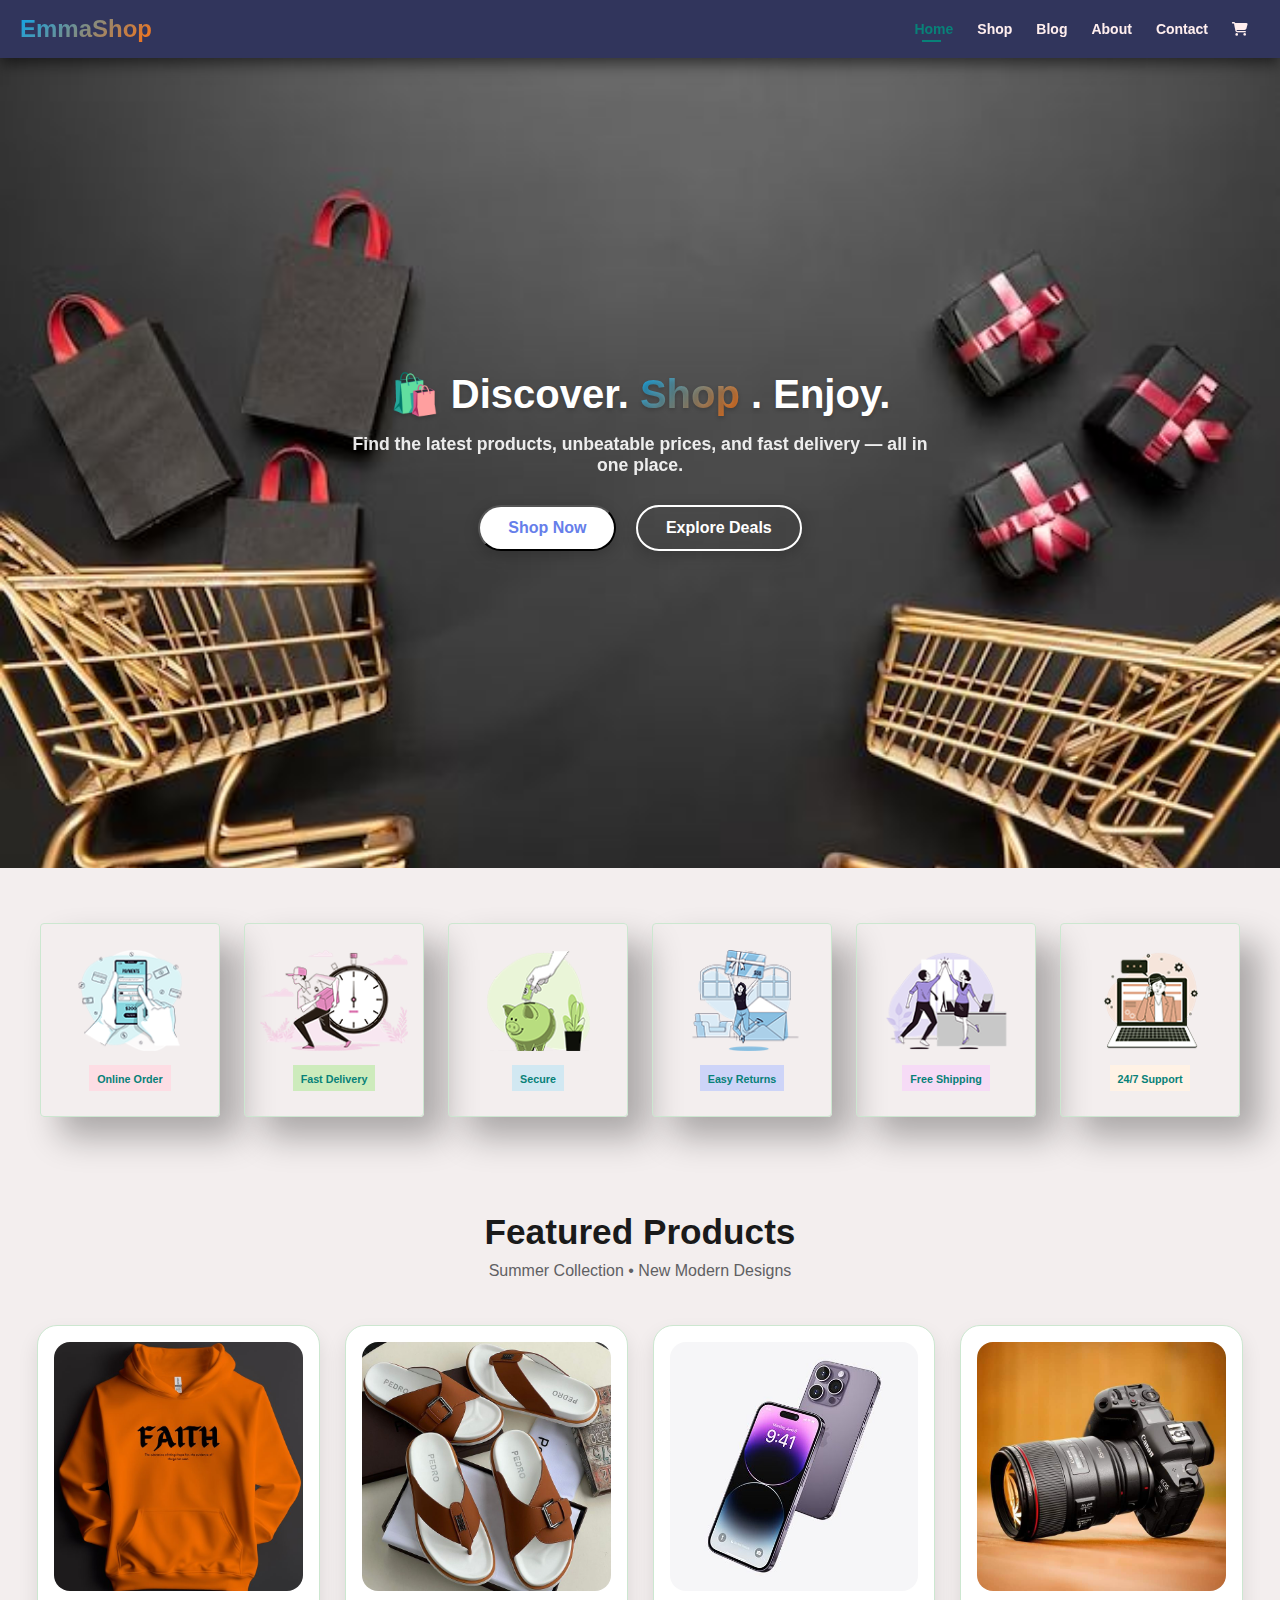
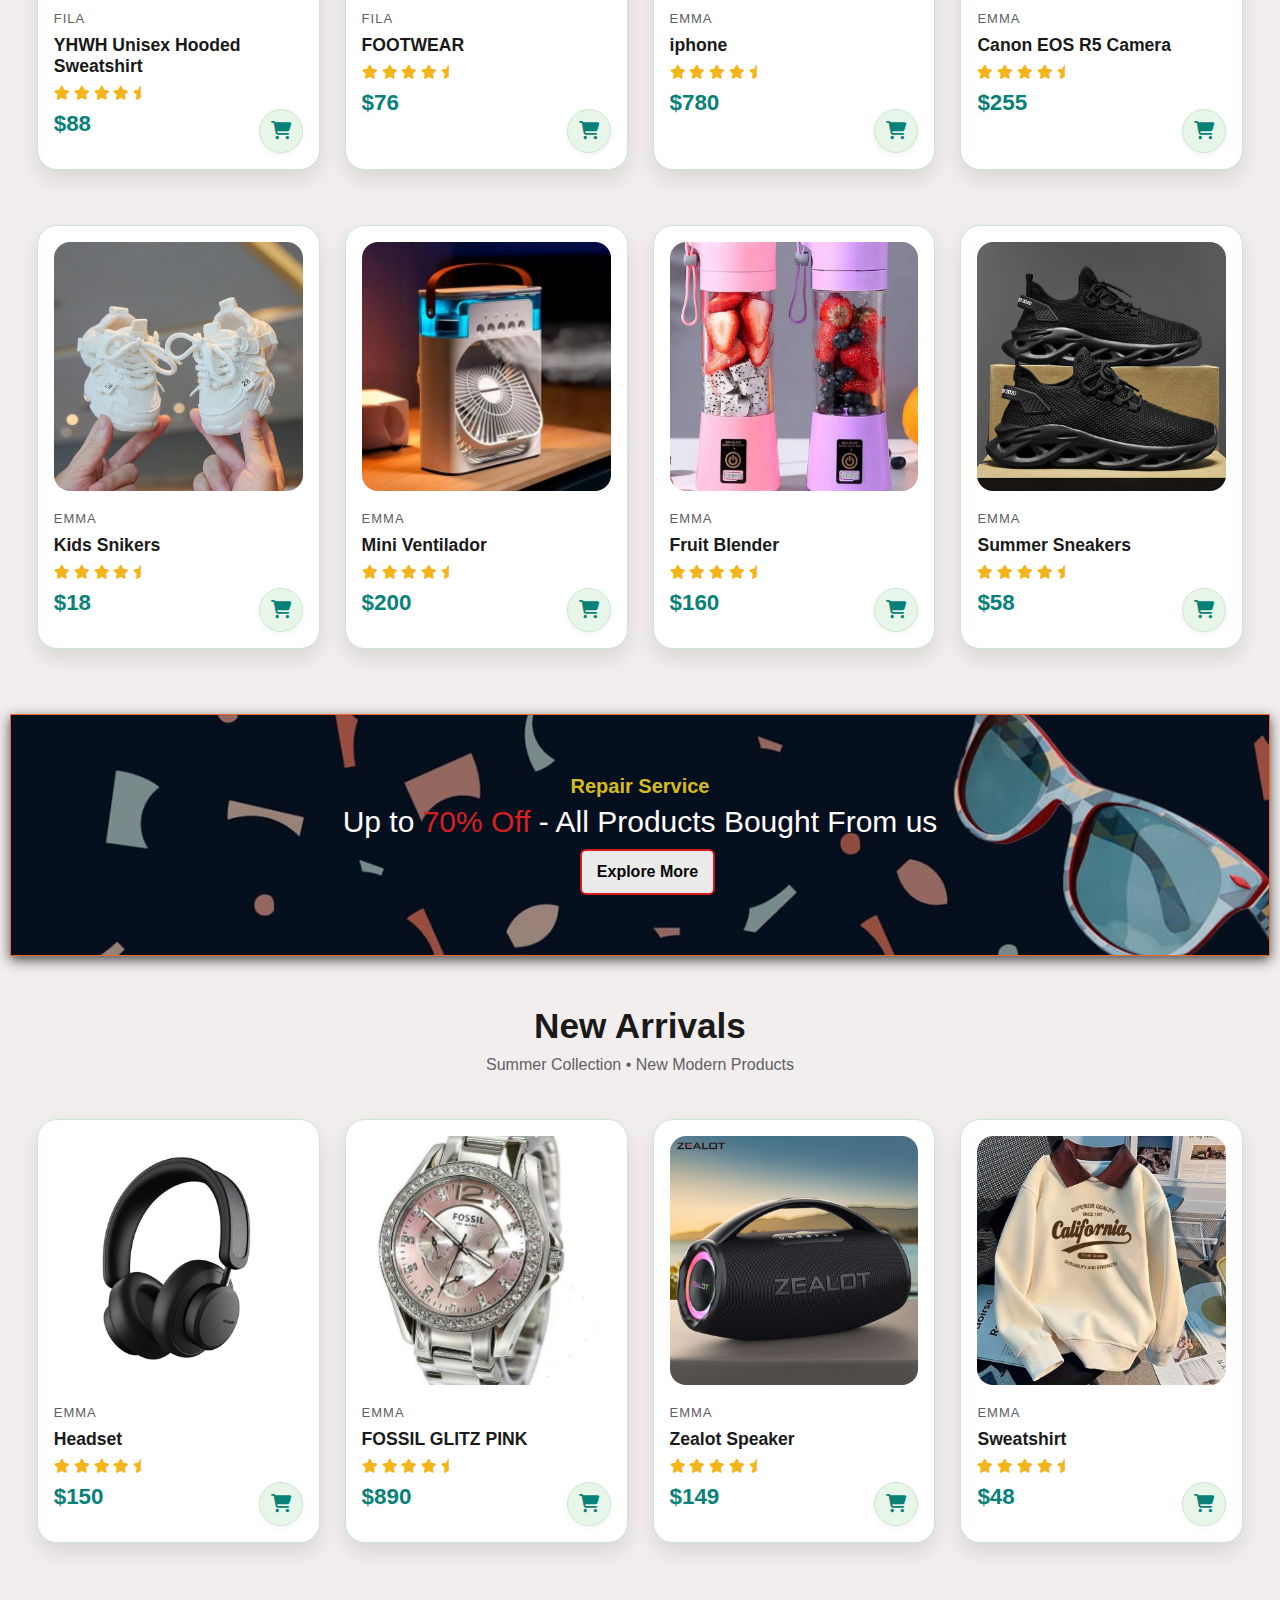
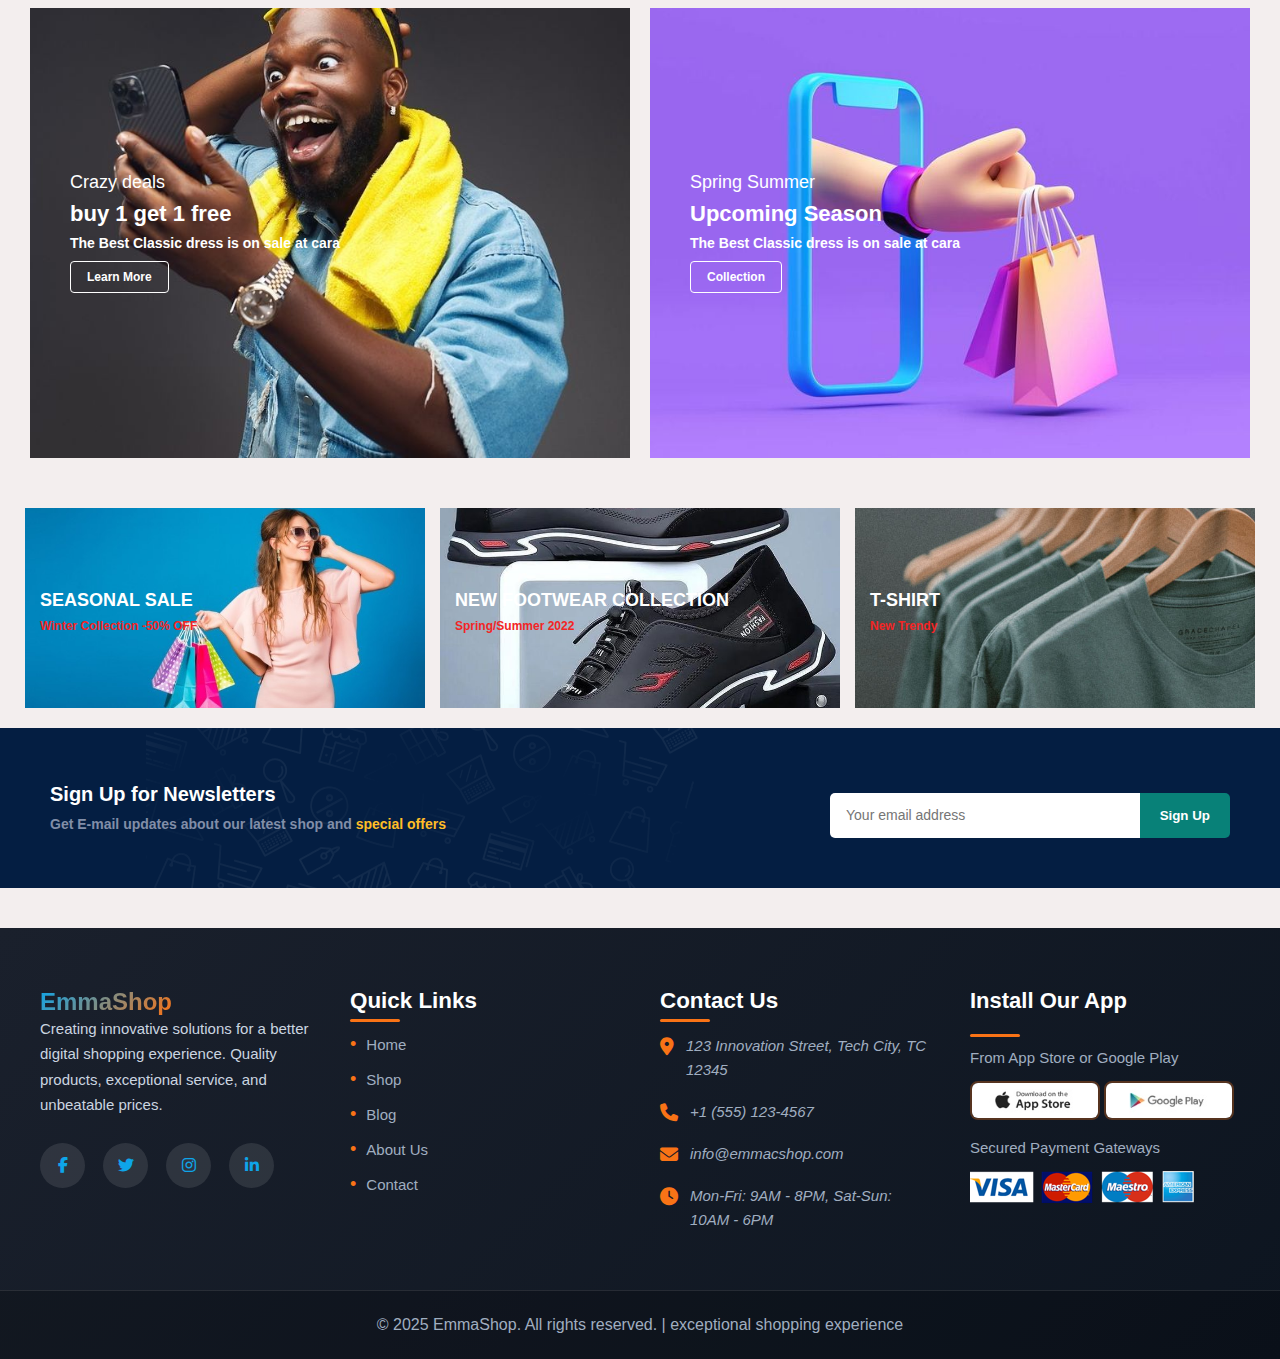
<file: index.html>
<!DOCTYPE html>
<html lang="en">
  <head>
    <meta charset="UTF-8" />
    <meta name="viewport" content="width=device-width, initial-scale=1.0" />
    <title>E-commerce</title>
    <link
      rel="stylesheet"
      href="https://cdnjs.cloudflare.com/ajax/libs/font-awesome/6.4.0/css/all.min.css"
    />
    <link rel="stylesheet" href="style.css" />
  </head>
  <body>
    <header id="header">
      <a href="#"><span class="span-logo">EmmaShop</span></a>
      <div>
        <ul id="navbar">
          <li><a class="active" href="index.html">Home</a></li>
          <li><a href="shop.html">Shop</a></li>
          <li><a href="blog.html">Blog</a></li>
          <li><a href="about.html">About</a></li>
          <li><a href="contact.html">Contact</a></li>
          <li>
            <a href="cart.html"><i class="fas fa-shopping-cart"></i></a>
          </li>
          <a href="" id="close"> <i class="fas fa-times"></i></a>
        </ul>
      </div>
      <div class="mobile">
        <a href="cart.html"><i class="fas fa-shopping-cart"></i></a>
        <i id="bar" class="fas fa-outdent"></i>
      </div>
    </header>

    <!-- Hero Section -->
    <section>
      <div class="hero-section">
        <div class="herosection">
          <h1>🛍️ Discover. <span class="sspan">Shop</span> . Enjoy.</h1>
          <p>
            Find the latest products, unbeatable prices, and fast delivery — all
            in one place.
          </p>
          <a href="https://www.amazon.com/"
            ><button class="btn-shop">Shop Now</button></a
          >

          <a href="https://www.amazon.com/"
            ><button class="btn-shop btn-explore">Explore Deals</button></a
          >
        </div>
      </div>
    </section>

    <!-- Our Service -->
    <section id="our-service" class="section-p1">
      <div class="se-box">
        <img src="images/f1.png" />
        <h6>Online Order</h6>
      </div>

      <div class="se-box">
        <img src="images/f2.png" />
        <h6>Fast Delivery</h6>
      </div>

      <div class="se-box">
        <img src="images/f3.png" />
        <h6>Secure</h6>
      </div>

      <div class="se-box">
        <img src="images/f4.png" />
        <h6>Easy Returns</h6>
      </div>

      <div class="se-box">
        <img src="images/f5.png" />
        <h6>Free Shipping</h6>
      </div>

      <div class="se-box">
        <img src="images/f6.png" />
        <h6>24/7 Support</h6>
      </div>
    </section>

    <!-- Featured Products -->
    <section id="product-section" class="section-p1">
      <h2>Featured Products</h2>
      <p>Summer Collection • New Modern Designs</p>
      <div class="product-container">
        <!-- Product 1 -->
        <div class="product">
          <img
            src="images/product.3.jpeg"
            alt="YHWH Unisex Hooded Sweatshirt by Emma"
          />
          <div class="product-des">
            <span>fila</span>
            <h5>YHWH Unisex Hooded Sweatshirt</h5>
            <div class="rating">
              <i class="fa fa-star"></i>
              <i class="fa fa-star"></i>
              <i class="fa fa-star"></i>
              <i class="fa fa-star"></i>
              <i class="fa fa-star-half"></i>
            </div>
            <h4>$88</h4>
          </div>
          <button class="cart-btn">
            <i class="fa-solid fa-cart-shopping"></i>
          </button>
        </div>

        <!-- <div class="product">
          <img src="images/Iced out chain.jpeg" alt="Iced out chain by Emma" />
          <div class="product-des">
            <span>fila</span>
            <h5>Iced Out Chain</h5>
            <div class="rating">
              <i class="fa fa-star"></i>
              <i class="fa fa-star"></i>
              <i class="fa fa-star"></i>
              <i class="fa fa-star"></i>
              <i class="fa fa-star-half"></i>
            </div>
            <h4>$15k</h4>
          </div>
          <button class="cart-btn">
            <i class="fa-solid fa-cart-shopping"></i>
          </button>
        </div> -->

        <div class="product">
          <img src="images/product13.jpeg" alt="Good Men FOOTWEAR byEmma" />
          <div class="product-des">
            <span>fila</span>
            <h5>FOOTWEAR</h5>
            <div class="rating">
              <i class="fa fa-star"></i>
              <i class="fa fa-star"></i>
              <i class="fa fa-star"></i>
              <i class="fa fa-star"></i>
              <i class="fa fa-star-half"></i>
            </div>
            <h4>$76</h4>
          </div>
          <button class="cart-btn">
            <i class="fa-solid fa-cart-shopping"></i>
          </button>
        </div>

        <div class="product">
          <img src="images/iphone 15.jpeg" alt="iphone by Emma" />
          <div class="product-des">
            <span>Emma</span>
            <h5>iphone</h5>
            <div class="rating">
              <i class="fa fa-star"></i>
              <i class="fa fa-star"></i>
              <i class="fa fa-star"></i>
              <i class="fa fa-star"></i>
              <i class="fa fa-star-half"></i>
            </div>
            <h4>$780</h4>
          </div>
          <button class="cart-btn">
            <i class="fa-solid fa-cart-shopping"></i>
          </button>
        </div>

        <div class="product">
          <img src="images/product15.jpeg" alt="Canon EOS R5 Camera by Emma" />
          <div class="product-des">
            <span>Emma</span>
            <h5>Canon EOS R5 Camera</h5>
            <div class="rating">
              <i class="fa fa-star"></i>
              <i class="fa fa-star"></i>
              <i class="fa fa-star"></i>
              <i class="fa fa-star"></i>
              <i class="fa fa-star-half"></i>
            </div>
            <h4>$255</h4>
          </div>
          <button class="cart-btn">
            <i class="fa-solid fa-cart-shopping"></i>
          </button>
        </div>

        <div class="product">
          <img src="images/kids snickers.jpeg" alt="Kids Snikers by Emma" />
          <div class="product-des">
            <span>Emma</span>
            <h5>Kids Snikers</h5>
            <div class="rating">
              <i class="fa fa-star"></i>
              <i class="fa fa-star"></i>
              <i class="fa fa-star"></i>
              <i class="fa fa-star"></i>
              <i class="fa fa-star-half"></i>
            </div>
            <h4>$18</h4>
          </div>
          <button class="cart-btn">
            <i class="fa-solid fa-cart-shopping"></i>
          </button>
        </div>

        <div class="product">
          <img
            src="images/Mini Ventilador.jpeg"
            alt="Mini Ventilador by Emma"
          />
          <div class="product-des">
            <span>Emma</span>
            <h5>Mini Ventilador</h5>
            <div class="rating">
              <i class="fa fa-star"></i>
              <i class="fa fa-star"></i>
              <i class="fa fa-star"></i>
              <i class="fa fa-star"></i>
              <i class="fa fa-star-half"></i>
            </div>
            <h4>$200</h4>
          </div>
          <button class="cart-btn">
            <i class="fa-solid fa-cart-shopping"></i>
          </button>
        </div>

        <div class="product" role="article" tabindex="0">
          <img src="images/product38.jpeg" alt="Fruit Blender by Emma" />
          <div class="product-des">
            <span>Emma</span>
            <h5>Fruit Blender</h5>
            <div class="rating">
              <i class="fa fa-star"></i>
              <i class="fa fa-star"></i>
              <i class="fa fa-star"></i>
              <i class="fa fa-star"></i>
              <i class="fa fa-star-half"></i>
            </div>
            <h4>$160</h4>
          </div>
          <button class="cart-btn">
            <i class="fa-solid fa-cart-shopping"></i>
          </button>
        </div>

        <div class="product">
          <img
            src="images/Summer Sneakers.jpeg"
            alt="Summer Sneakers by Emma"
          />
          <div class="product-des">
            <span>Emma</span>
            <h5>Summer Sneakers</h5>
            <div class="rating">
              <i class="fa fa-star"></i>
              <i class="fa fa-star"></i>
              <i class="fa fa-star"></i>
              <i class="fa fa-star"></i>
              <i class="fa fa-star-half"></i>
            </div>
            <h4>$58</h4>
          </div>
          <button class="cart-btn">
            <i class="fa-solid fa-cart-shopping"></i>
          </button>
        </div>
      </div>
    </section>

    <!-- Call to Action -->
    <section class="cta-section">
      <div class="ctasection">
        <h1>Repair Service</h1>
        <p>Up to <span>70% Off</span> - All Products Bought From us</p>
        <button class="btn-exploremore">Explore More</button>
      </div>
    </section>

    <!-- New Arrivals -->
    <section id="product-section" class="section-p1">
      <h2>New Arrivals</h2>
      <p>Summer Collection • New Modern Products</p>
      <div class="product-container">
        <!-- Product 1 -->
        <div class="product">
          <img src="images/product49.jpeg" alt="Headset by Emma" />
          <div class="product-des">
            <span>Emma</span>
            <h5>Headset</h5>
            <div class="rating">
              <i class="fa fa-star"></i>
              <i class="fa fa-star"></i>
              <i class="fa fa-star"></i>
              <i class="fa fa-star"></i>
              <i class="fa fa-star-half"></i>
            </div>
            <h4>$150</h4>
          </div>
          <button class="cart-btn">
            <i class="fa-solid fa-cart-shopping"></i>
          </button>
        </div>

        <div class="product">
          <img
            src="images/Women's Watches - ___ FOSSIL GLITZ PINK.jpeg"
            alt="FOSSIL GLITZ PINK by Emma]"
          />
          <div class="product-des">
            <span>Emma</span>
            <h5>FOSSIL GLITZ PINK</h5>
            <div class="rating">
              <i class="fa fa-star"></i>
              <i class="fa fa-star"></i>
              <i class="fa fa-star"></i>
              <i class="fa fa-star"></i>
              <i class="fa fa-star-half"></i>
            </div>
            <h4>$890</h4>
          </div>
          <button class="cart-btn">
            <i class="fa-solid fa-cart-shopping"></i>
          </button>
        </div>

        <div class="product">
          <img src="images/product.8.jpeg" alt="Zealot by Emma" />
          <div class="product-des">
            <span>Emma</span>
            <h5>Zealot Speaker</h5>
            <div class="rating">
              <i class="fa fa-star"></i>
              <i class="fa fa-star"></i>
              <i class="fa fa-star"></i>
              <i class="fa fa-star"></i>
              <i class="fa fa-star-half"></i>
            </div>
            <h4>$149</h4>
          </div>
          <button class="cart-btn">
            <i class="fa-solid fa-cart-shopping"></i>
          </button>
        </div>

        <div class="product">
          <img
            src="images/product11.jpeg"
            alt="YHWH Unisex Hooded Sweatshirt by Fila"
          />
          <div class="product-des">
            <span>Emma</span>
            <h5>Sweatshirt</h5>
            <div class="rating">
              <i class="fa fa-star"></i>
              <i class="fa fa-star"></i>
              <i class="fa fa-star"></i>
              <i class="fa fa-star"></i>
              <i class="fa fa-star-half"></i>
            </div>
            <h4>$48</h4>
          </div>
          <button class="cart-btn">
            <i class="fa-solid fa-cart-shopping"></i>
          </button>
        </div>

        

      
      </div>
    </section>

    <!-- Banner Section -->
    <section>
      <div class="banner-section">
        <div class="banner">
          <h4>Crazy deals</h4>
          <h2>buy 1 get 1 free</h2>
          <span>The Best Classic dress is on sale at cara</span>
          <button class="learn-more">Learn More</button>
        </div>
        <div class="banner banner2">
          <h4>Spring Summer</h4>
          <h2>Upcoming Season</h2>
          <span>The Best Classic dress is on sale at cara</span>
          <button class="learn-more">Collection</button>
        </div>
      </div>
    </section>

    <!-- Banner CTA -->
    <section>
      <div class="banner3">
        <div class="banner banner-img">
          <h2>SEASONAL SALE</h2>
          <h3>Winter Collection -50% OFF</h3>
        </div>
        <div class="banner banner-img2">
          <h2>NEW FOOTWEAR COLLECTION</h2>
          <h3>Spring/Summer 2022</h3>
        </div>
        <div class="banner banner-img3">
          <h2>T-SHIRT</h2>
          <h3>New Trendy</h3>
        </div>
      </div>
    </section>

    <!-- Newsletter -->
    <section>
      <div class="newsletter">
        <div class="newstext">
          <h4>Sign Up for Newsletters</h4>
          <p>
            Get E-mail updates about our latest shop and
            <span>special offers</span>
          </p>
        </div>
        <div class="form">
          <input type="text" placeholder="Your email address" />
          <button class="signup">Sign Up</button>
        </div>
      </div>
    </section>

    <!-- Footer -->
    <footer class="footer" id="contact">
      <div class="footer-container">
        <div class="footer-section">
          <span class="span-logo">EmmaShop</span>
          <p class="footer-description">
            Creating innovative solutions for a better digital shopping
            experience. Quality products, exceptional service, and unbeatable
            prices.
          </p>
          <div class="social-links">
            <a href="#" aria-label="Facebook"
              ><i class="fab fa-facebook-f"></i
            ></a>
            <a href="#" aria-label="Twitter"><i class="fab fa-twitter"></i></a>
            <a href="#" aria-label="Instagram"
              ><i class="fab fa-instagram"></i
            ></a>
            <a href="#" aria-label="LinkedIn"
              ><i class="fab fa-linkedin-in"></i
            ></a>
          </div>
        </div>
        <div class="footer-section">
          <h4>Quick Links</h4>
          <ul class="footer-links">
            <li><a href="#home">Home</a></li>
            <li><a href="#shop">Shop</a></li>
            <li><a href="#blog">Blog</a></li>
            <li><a href="#about">About Us</a></li>
            <li><a href="#contact">Contact</a></li>
          </ul>
        </div>
        <div class="footer-section">
          <h4>Contact Us</h4>
          <address class="contact-info">
            <p>
              <i class="fas fa-map-marker-alt"></i> 123 Innovation Street, Tech
              City, TC 12345
            </p>
            <p><i class="fas fa-phone"></i> +1 (555) 123-4567</p>
            <p><i class="fas fa-envelope"></i> info@emmacshop.com</p>
            <p>
              <i class="fas fa-clock"></i> Mon-Fri: 9AM - 8PM, Sat-Sun: 10AM -
              6PM
            </p>
          </address>
        </div>
        <div class="pay-col">
          <h4>Install Our App</h4>
          <p>From App Store or Google Play</p>
          <div class="pay">
            <img src="images/app.jpg" alt="App Store" />
            <img src="images/play.jpg" alt="Google Play" />
          </div>
          <p>Secured Payment Gateways</p>
          <img src="images/pay.png" alt="Payment Methods" />
        </div>
      </div>
      <div class="footer-bottom">
        <p>
          &copy; 2025 EmmaShop. All rights reserved. | exceptional shopping
          experience
        </p>
      </div>
    </footer>

    <script src="script.js"></script>
  </body>
</html>
</file>
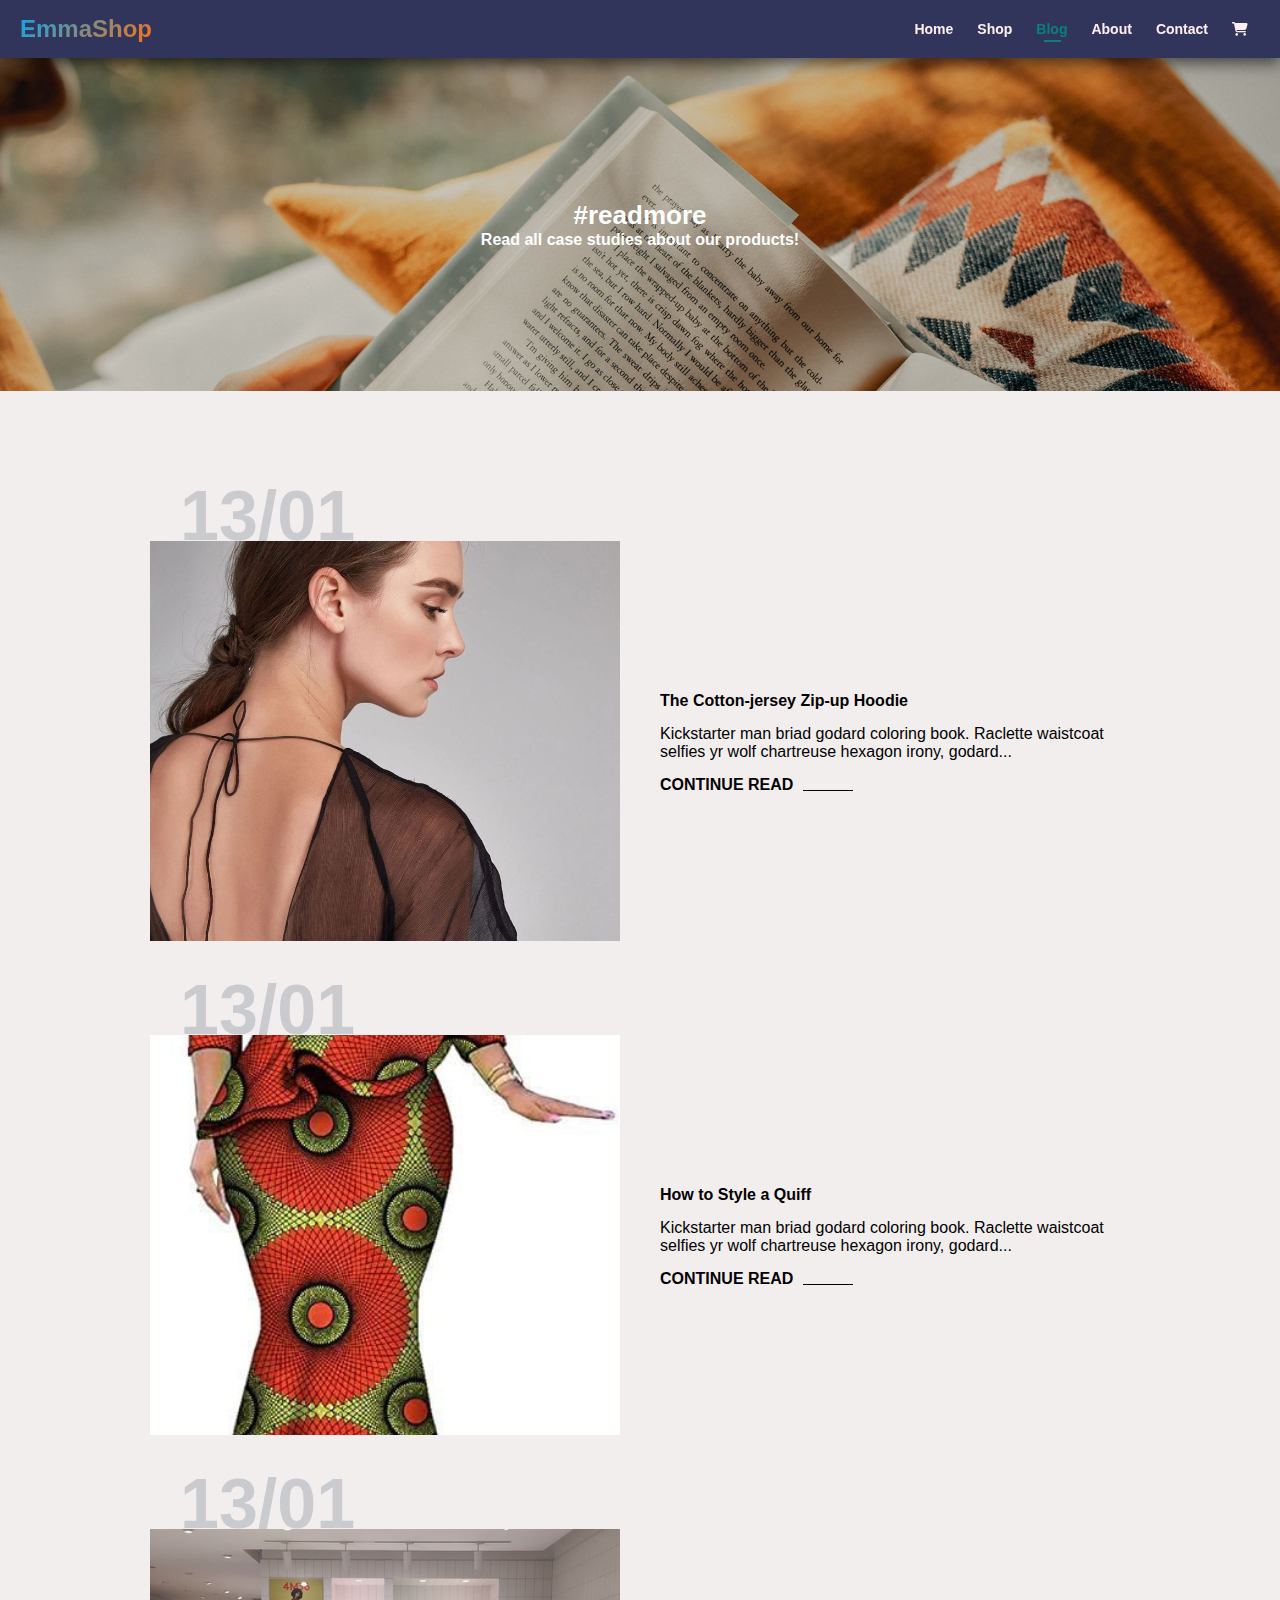
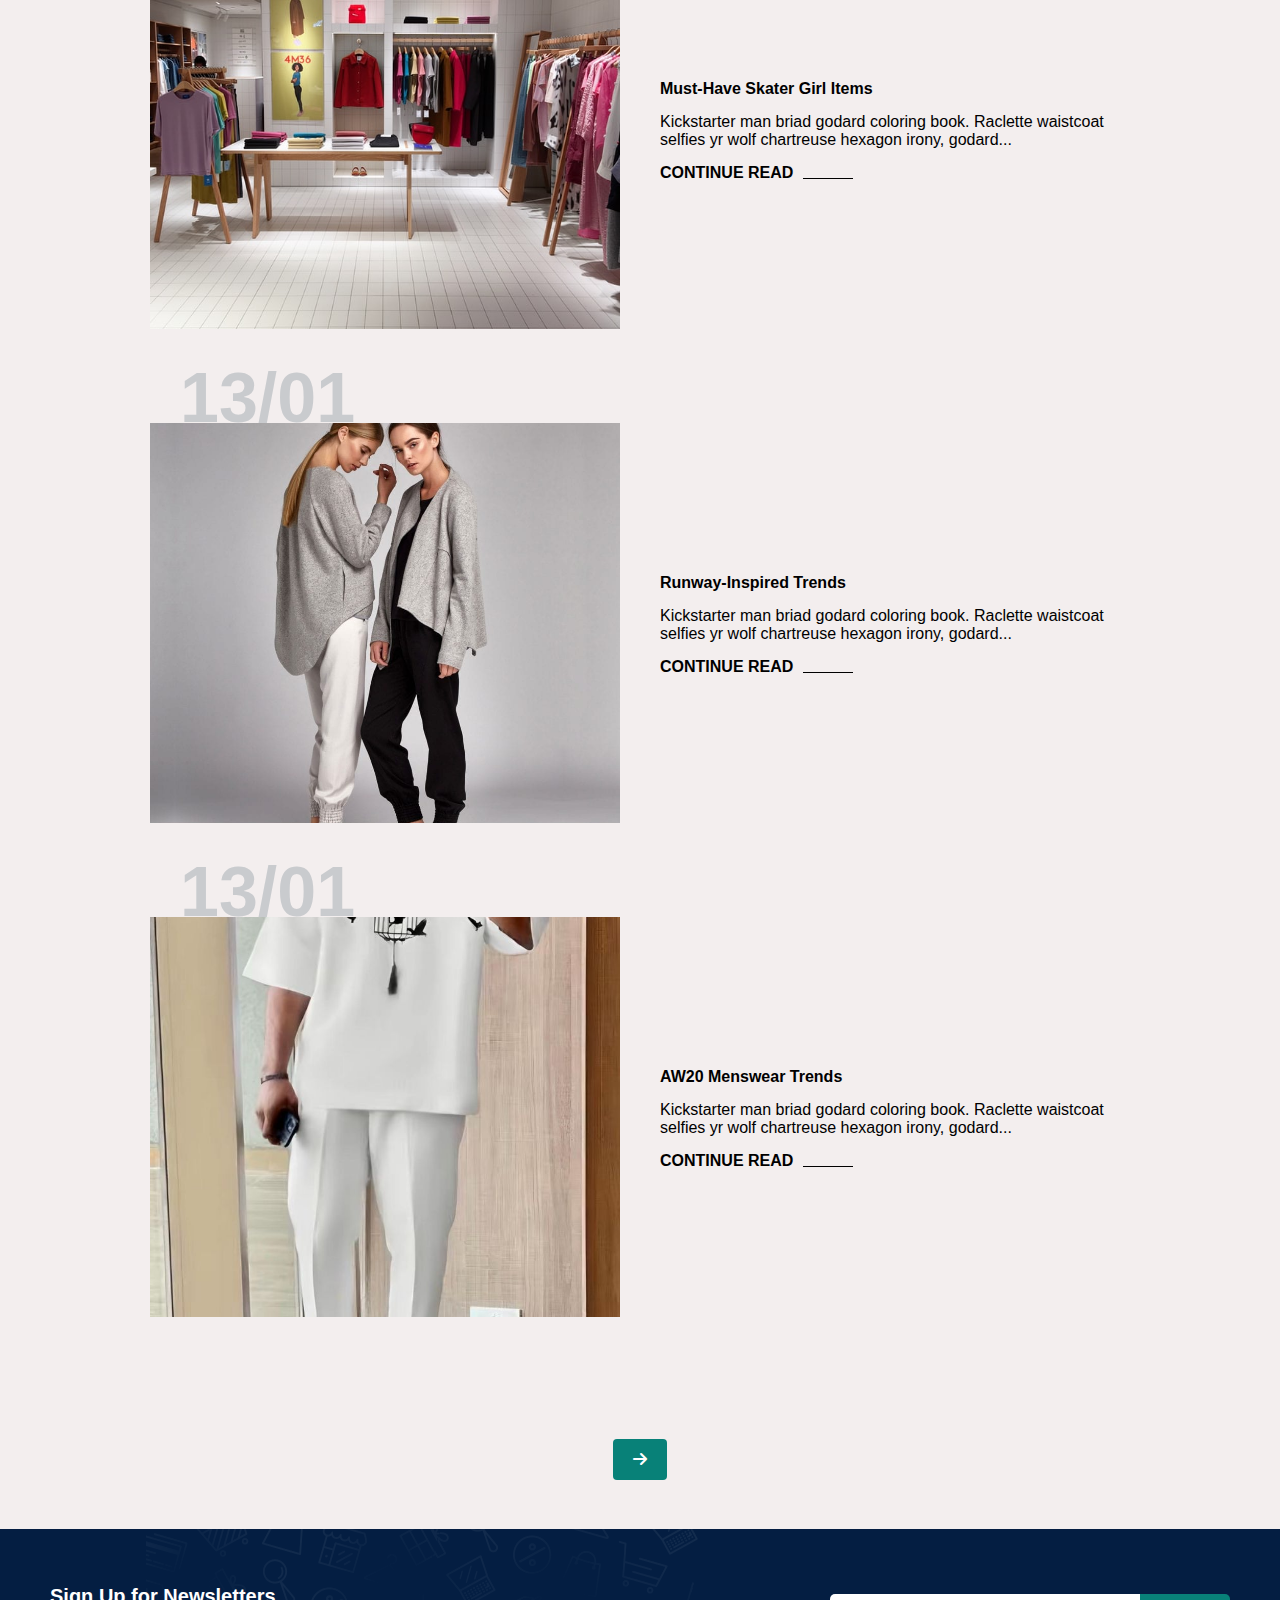
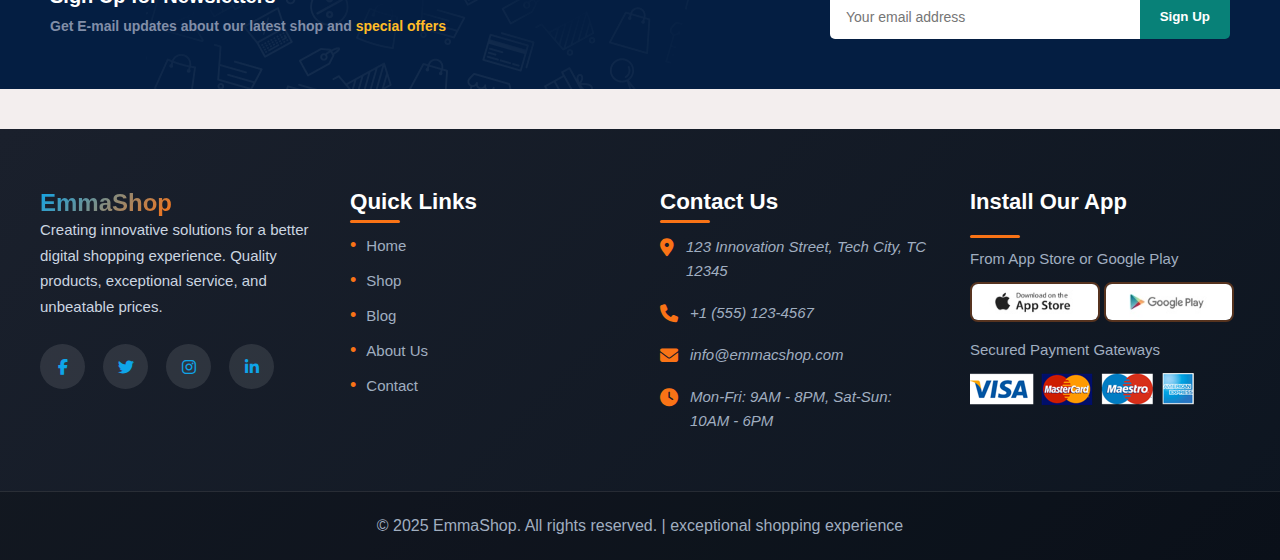
<file: blog.html>
<!DOCTYPE html>
<html lang="en">
  <head>
    <meta charset="UTF-8" />
    <meta name="viewport" content="width=device-width, initial-scale=1.0" />
    <title>EmmaShop - Premium Shopping Experience</title>
    <link
      rel="stylesheet"
      href="https://cdnjs.cloudflare.com/ajax/libs/font-awesome/6.4.0/css/all.min.css"
    />
    <link rel="preconnect" href="https://fonts.googleapis.com" />
    <link rel="preconnect" href="https://fonts.gstatic.com" crossorigin />
    <link
      href="https://fonts.googleapis.com/css2?family=Poppins:wght@300;400;500;600;700;800&display=swap"
      rel="stylesheet"
    />
     <link rel="stylesheet" href="style.css" />
  </head>
  <body>
    <!-- header section -->
    <header id="header">
      <a href="#"><span class="span-logo">EmmaShop</span></a>
      <div>
        <ul id="navbar">
          <li><a href="index.html">Home</a></li>
          <li><a href="shop.html">Shop</a></li>
          <li><a class="active" href="blog.html">Blog</a></li>
          <li><a href="about.html">About</a></li>
          <li><a href="contact.html">Contact</a></li>
          <li>
            <a href="cart.html"><i class="fas fa-shopping-cart"></i></a>
          </li>
          <a href="" id="close"> <i class="fas fa-times"></i></a>
        </ul>
      </div>
      <div class="mobile">
        <a href="cart.html"><i class="fas fa-shopping-cart"></i></a>
        <i id="bar" class="fas fa-bars"></i>
      </div>
    </header>

    <!-- Hero Section -->
    <section class="blog-header">
          <h2>#readmore</h2>
          <p>Read all case studies about our products!</p>
    </section>

    <section id="blog">
     <div class="blog-box">
        <div class="blog-img">
            <img src="images/b1 (1).jpg" alt="">
        </div>
        <div class="blog-details">
            <h4>The Cotton-jersey Zip-up Hoodie</h4>
            <p>Kickstarter man briad godard coloring book. Raclette waistcoat selfies yr wolf chartreuse hexagon irony, godard...</p>
            <a href="#">CONTINUE READ</a>
        </div>
        <h1>13/01</h1>
     </div>
     <div class="blog-box">
        <div class="blog-img">
            <img src="images/Ankara.jpeg" alt="">
        </div>
        <div class="blog-details">
            <h4>How to Style a Quiff</h4>
            <p>Kickstarter man briad godard coloring book. Raclette waistcoat selfies yr wolf chartreuse hexagon irony, godard...</p>
            <a href="#">CONTINUE READ</a>
        </div>
        <h1>13/01</h1>
     </div>
     <div class="blog-box">
        <div class="blog-img">
            <img src="images/b3.jpg" alt="">
        </div>
        <div class="blog-details">
            <h4>Must-Have Skater Girl Items</h4>
            <p>Kickstarter man briad godard coloring book. Raclette waistcoat selfies yr wolf chartreuse hexagon irony, godard...</p>
            <a href="#">CONTINUE READ</a>
        </div>
        <h1>13/01</h1>
     </div>
     <div class="blog-box">
        <div class="blog-img">
            <img src="images/b4 (1).jpg" alt="">
        </div>
        <div class="blog-details">
            <h4>Runway-Inspired Trends</h4>
            <p>Kickstarter man briad godard coloring book. Raclette waistcoat selfies yr wolf chartreuse hexagon irony, godard...</p>
            <a href="#">CONTINUE READ</a>
        </div>
        <h1>13/01</h1>
     </div>
     <div class="blog-box">
        <div class="blog-img">
            <img src="images/Outfit for men.jpeg" alt="">
        </div>
        <div class="blog-details">
            <h4>AW20 Menswear Trends</h4>
            <p>Kickstarter man briad godard coloring book. Raclette waistcoat selfies yr wolf chartreuse hexagon irony, godard...</p>
            <a href="#">CONTINUE READ</a>
        </div>
        <h1>13/01</h1>
     </div>
    </section>

    <!-- pagenation -->
     <section id="pagenation">
        <a href="blog2.html"><i class="fa-solid fa-arrow-right"></i></a>
      </div>
    </section>


    <!-- Newsletter -->
    <section>
      <div class="newsletter">
        <div class="newstext">
          <h4>Sign Up for Newsletters</h4>
          <p>
            Get E-mail updates about our latest shop and
            <span>special offers</span>
          </p>
        </div>
        <div class="form">
          <input type="email" placeholder="Your email address" required />
          <button class="signup">Sign Up</button>
        </div>
      </div>
    </section>

    <!-- Footer -->
    <footer class="footer" id="contact">
      <div class="footer-container">
        <div class="footer-section">
          <span class="span-logo">EmmaShop</span>
          <p class="footer-description">
            Creating innovative solutions for a better digital shopping
            experience. Quality products, exceptional service, and unbeatable
            prices.
          </p>
          <div class="social-links">
            <a href="#" aria-label="Facebook"
              ><i class="fab fa-facebook-f"></i
            ></a>
            <a href="#" aria-label="Twitter"><i class="fab fa-twitter"></i></a>
            <a href="#" aria-label="Instagram"
              ><i class="fab fa-instagram"></i
            ></a>
            <a href="#" aria-label="LinkedIn"
              ><i class="fab fa-linkedin-in"></i
            ></a>
          </div>
        </div>
        <div class="footer-section">
          <h4>Quick Links</h4>
          <ul class="footer-links">
            <li><a href="#home">Home</a></li>
            <li><a href="#shop">Shop</a></li>
            <li><a href="#blog">Blog</a></li>
            <li><a href="#about">About Us</a></li>
            <li><a href="#contact">Contact</a></li>
          </ul>
        </div>
        <div class="footer-section">
          <h4>Contact Us</h4>
          <address class="contact-info">
            <p>
              <i class="fas fa-map-marker-alt"></i> 123 Innovation Street, Tech
              City, TC 12345
            </p>
            <p><i class="fas fa-phone"></i> +1 (555) 123-4567</p>
            <p><i class="fas fa-envelope"></i> info@emmacshop.com</p>
            <p>
              <i class="fas fa-clock"></i> Mon-Fri: 9AM - 8PM, Sat-Sun: 10AM -
              6PM
            </p>
          </address>
        </div>
        <div class="pay-col">
          <h4>Install Our App</h4>
          <p>From App Store or Google Play</p>
          <div class="pay">
            <img src="images/app.jpg" alt="App Store" />
            <img src="images/play.jpg" alt="Google Play" />
          </div>
          <p>Secured Payment Gateways</p>
          <img src="images/pay.png" alt="Payment Methods" />
        </div>
      </div>
      <div class="footer-bottom">
        <p>
          &copy; 2025 EmmaShop. All rights reserved. | exceptional shopping
          experience
        </p>
      </div>
    </footer>

    <script src="script.js"></script>
  </body>
</html>
</file>
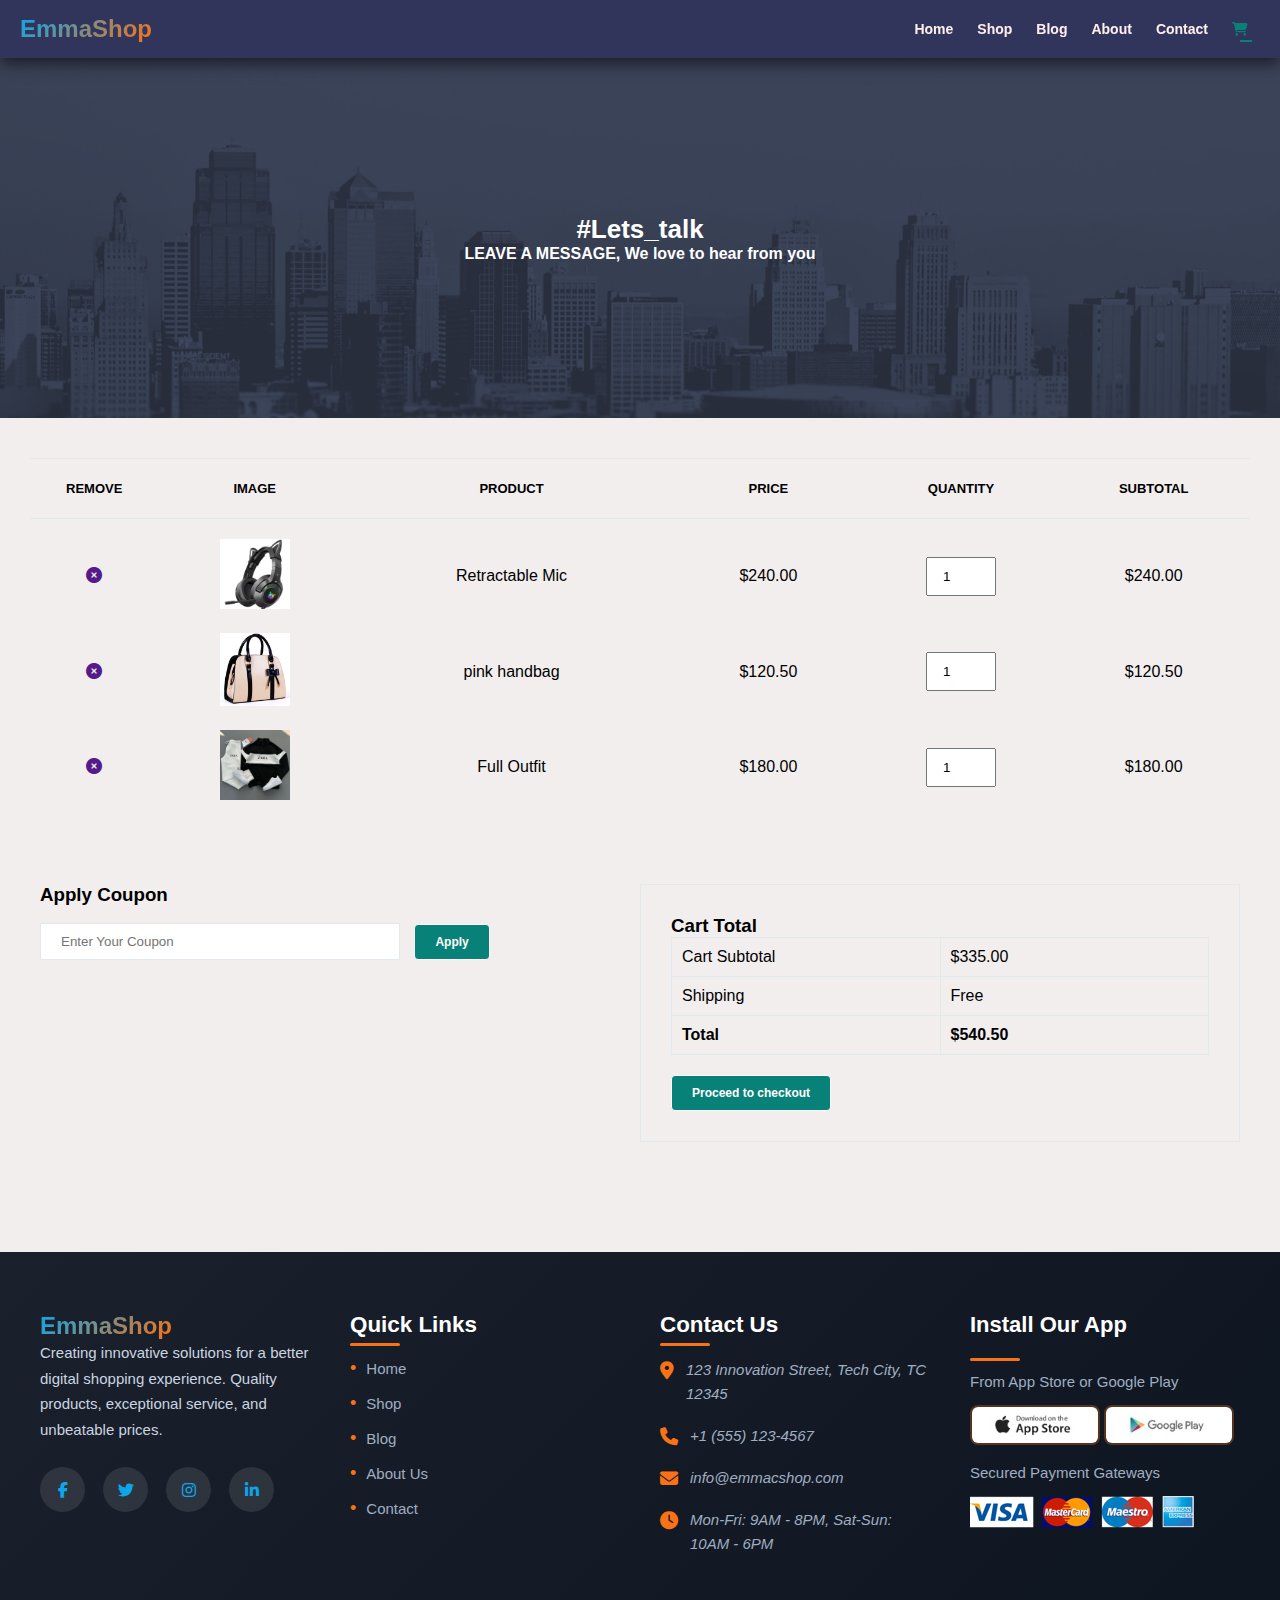
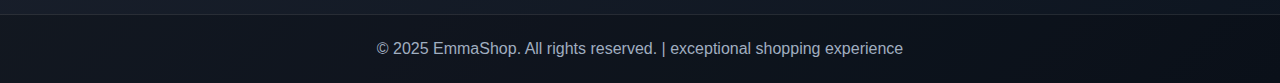
<file: cart.html>
<!DOCTYPE html>
<html lang="en">
  <head>
    <meta charset="UTF-8" />
    <meta name="viewport" content="width=device-width, initial-scale=1.0" />
    <title>EmmaShop - Premium Shopping Experience</title>
    <link
      rel="stylesheet"
      href="https://cdnjs.cloudflare.com/ajax/libs/font-awesome/6.4.0/css/all.min.css"
    />
    <link rel="preconnect" href="https://fonts.googleapis.com" />
    <link rel="preconnect" href="https://fonts.gstatic.com" crossorigin />
    <link
      href="https://fonts.googleapis.com/css2?family=Poppins:wght@300;400;500;600;700;800&display=swap"
      rel="stylesheet"
    />
    <link rel="stylesheet" href="style.css" />
  </head>
  <body>
    <!-- header section -->
    <header id="header">
      <a href="#"><span class="span-logo">EmmaShop</span></a>
      <div>
        <ul id="navbar">
          <li><a href="index.html">Home</a></li>
          <li><a href="shop.html">Shop</a></li>
          <li><a href="blog.html">Blog</a></li>
          <li><a href="about.html">About</a></li>
          <li><a href="contact.html">Contact</a></li>
          <li>
            <a class="active" href="cart.html"
              ><i class="fas fa-shopping-cart"></i
            ></a>
          </li>
          <a href="" id="close"> <i class="fas fa-times"></i></a>
        </ul>
      </div>
      <div class="mobile">
        <a href="cart.html"><i class="fas fa-shopping-cart"></i></a>
        <i id="bar" class="fas fa-bars"></i>
      </div>
    </header>

    <!-- contact Section -->
    <section id="page-header" class="about-header">
      <h2>#Lets_talk</h2>
      <p>LEAVE A MESSAGE, We love to hear from you</p>
    </section>

    <section id="cart">
      <table width="100%">
        <thead>
          <tr>
            <td>Remove</td>
            <td>Image</td>
            <td>Product</td>
            <td>Price</td>
            <td>Quantity</td>
            <td>Subtotal</td>
          </tr>
        </thead>

        <tbody>
          <tr>
            <td>
              <a href=""><i class="fas fa-times-circle"></i></a>
            </td>
            <td><img src="images/Retractable Mic.jpeg" alt="" /></td>
            <td>Retractable Mic</td>
            <td>$240.00</td>
            <td><input type="number" value="1" /></td>
            <td>$240.00</td>
          </tr>

          <tr>
            <td>
              <a href=""><i class="fas fa-times-circle"></i></a>
            </td>
            <td><img src="images/pink handbag.jpeg" alt="" /></td>
            <td>pink handbag</td>
            <td>$120.50</td>
            <td><input type="number" value="1" /></td>
            <td>$120.50</td>
          </tr>

          <tr>
            <td>
              <a href=""><i class="fas fa-times-circle"></i></a>
            </td>
            <td><img src="images/p4 (8).jpeg" alt="" /></td>
            <td>Full Outfit</td>
            <td>$180.00</td>
            <td><input type="number" value="1" /></td>
            <td>$180.00</td>
          </tr>
        </tbody>
      </table>
    </section>

    <section id="cart-add">
      <div id="coupon">
        <h3>Apply Coupon</h3>
        <div>
          <input type="text" placeholder="Enter Your Coupon" />
          <button class="learn-more">Apply</button>
        </div>
      </div>

      <div id="subtotal">
        <h3>Cart Total</h3>
        <table>
          <tr>
            <td>Cart Subtotal</td>
            <td>$335.00</td>
          </tr>
          <tr>
            <td>Shipping</td>
            <td>Free</td>
          </tr>
          <tr>
            <td><strong>Total</strong></td>
            <td><strong>$540.50</strong></td>
          </tr>
        </table>
        <button class="learn-more">Proceed to checkout</button>
      </div>
    </section>

    <!-- Footer -->
    <footer class="footer" id="contact">
      <div class="footer-container">
        <div class="footer-section">
          <span class="span-logo">EmmaShop</span>
          <p class="footer-description">
            Creating innovative solutions for a better digital shopping
            experience. Quality products, exceptional service, and unbeatable
            prices.
          </p>
          <div class="social-links">
            <a href="#" aria-label="Facebook"
              ><i class="fab fa-facebook-f"></i
            ></a>
            <a href="#" aria-label="Twitter"><i class="fab fa-twitter"></i></a>
            <a href="#" aria-label="Instagram"
              ><i class="fab fa-instagram"></i
            ></a>
            <a href="#" aria-label="LinkedIn"
              ><i class="fab fa-linkedin-in"></i
            ></a>
          </div>
        </div>
        <div class="footer-section">
          <h4>Quick Links</h4>
          <ul class="footer-links">
            <li><a href="#home">Home</a></li>
            <li><a href="#shop">Shop</a></li>
            <li><a href="#blog">Blog</a></li>
            <li><a href="#about">About Us</a></li>
            <li><a href="#contact">Contact</a></li>
          </ul>
        </div>
        <div class="footer-section">
          <h4>Contact Us</h4>
          <address class="contact-info">
            <p>
              <i class="fas fa-map-marker-alt"></i> 123 Innovation Street, Tech
              City, TC 12345
            </p>
            <p><i class="fas fa-phone"></i> +1 (555) 123-4567</p>
            <p><i class="fas fa-envelope"></i> info@emmacshop.com</p>
            <p>
              <i class="fas fa-clock"></i> Mon-Fri: 9AM - 8PM, Sat-Sun: 10AM -
              6PM
            </p>
          </address>
        </div>
        <div class="pay-col">
          <h4>Install Our App</h4>
          <p>From App Store or Google Play</p>
          <div class="pay">
            <img src="images/app.jpg" alt="App Store" />
            <img src="images/play.jpg" alt="Google Play" />
          </div>
          <p>Secured Payment Gateways</p>
          <img src="images/pay.png" alt="Payment Methods" />
        </div>
      </div>
      <div class="footer-bottom">
        <p>
          &copy; 2025 EmmaShop. All rights reserved. | exceptional shopping
          experience
        </p>
      </div>
    </footer>

    <script src="script.js"></script>
  </body>
</html>
</file>
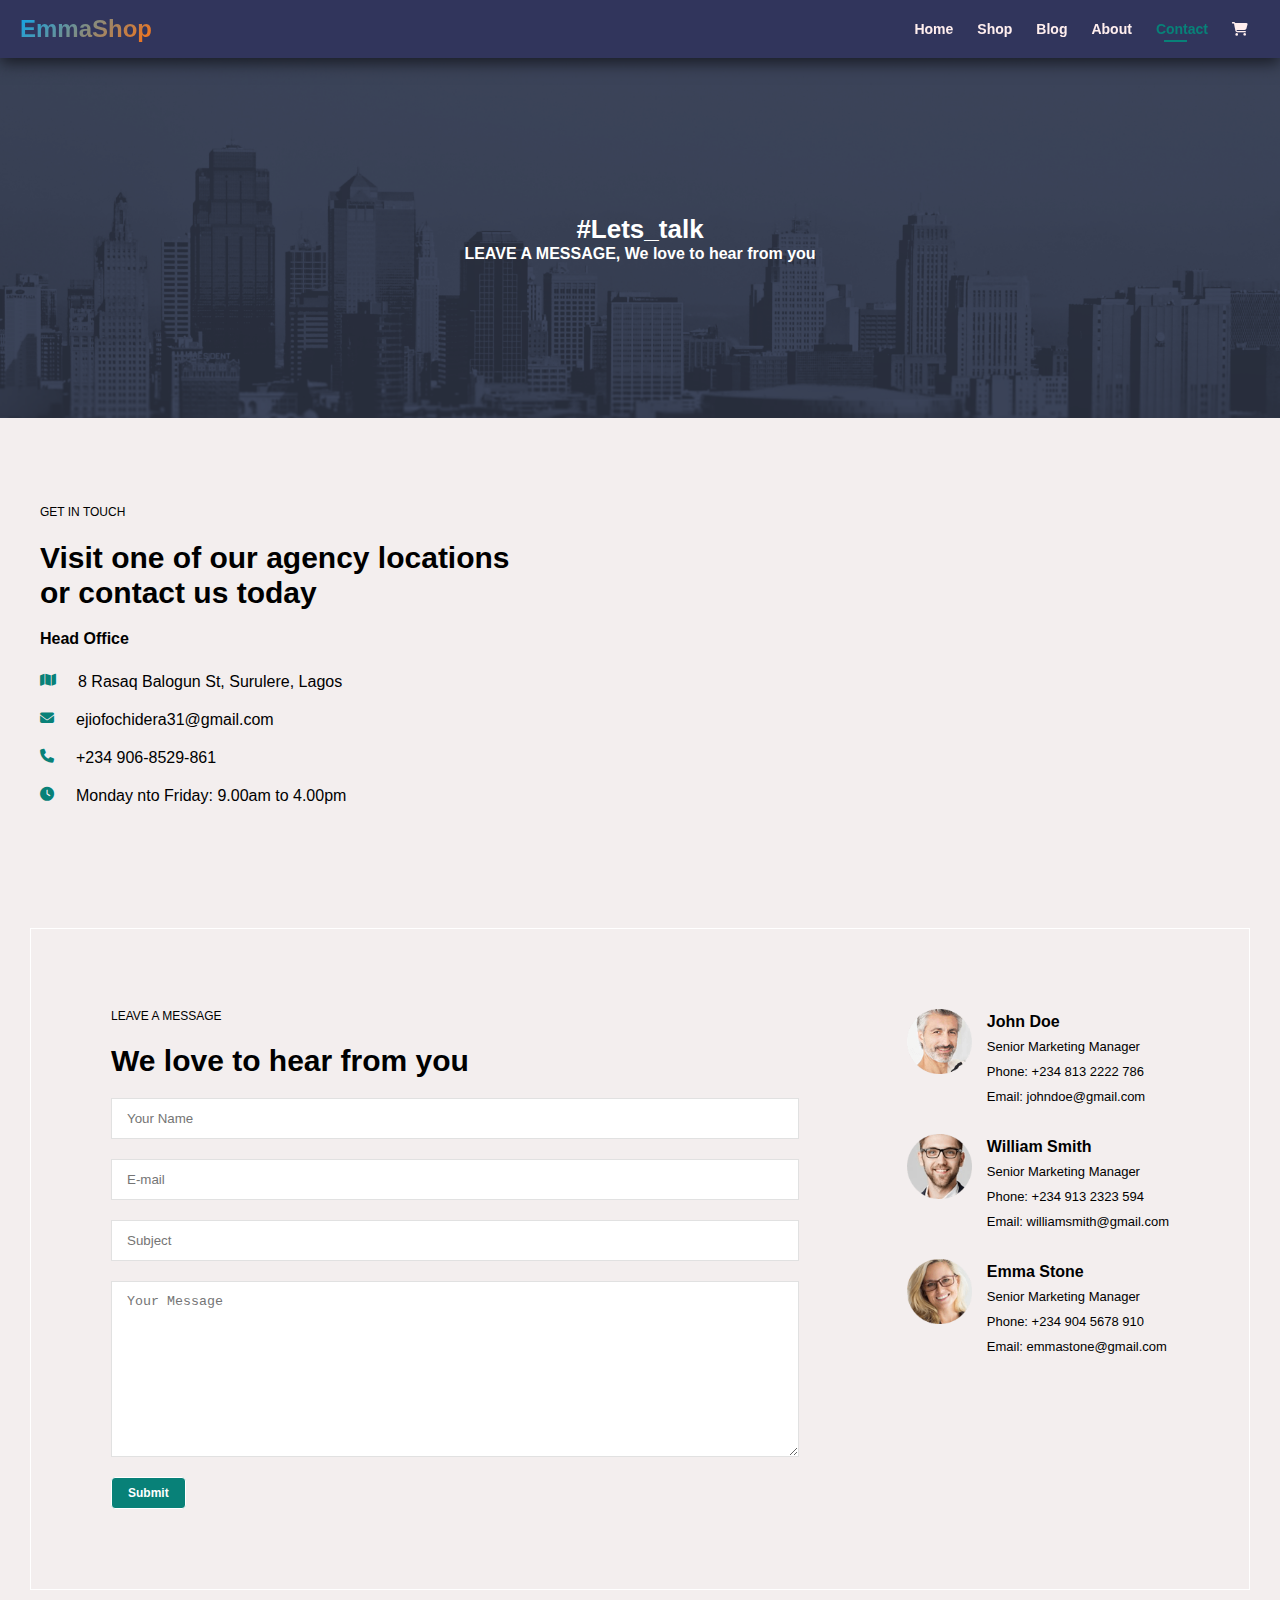
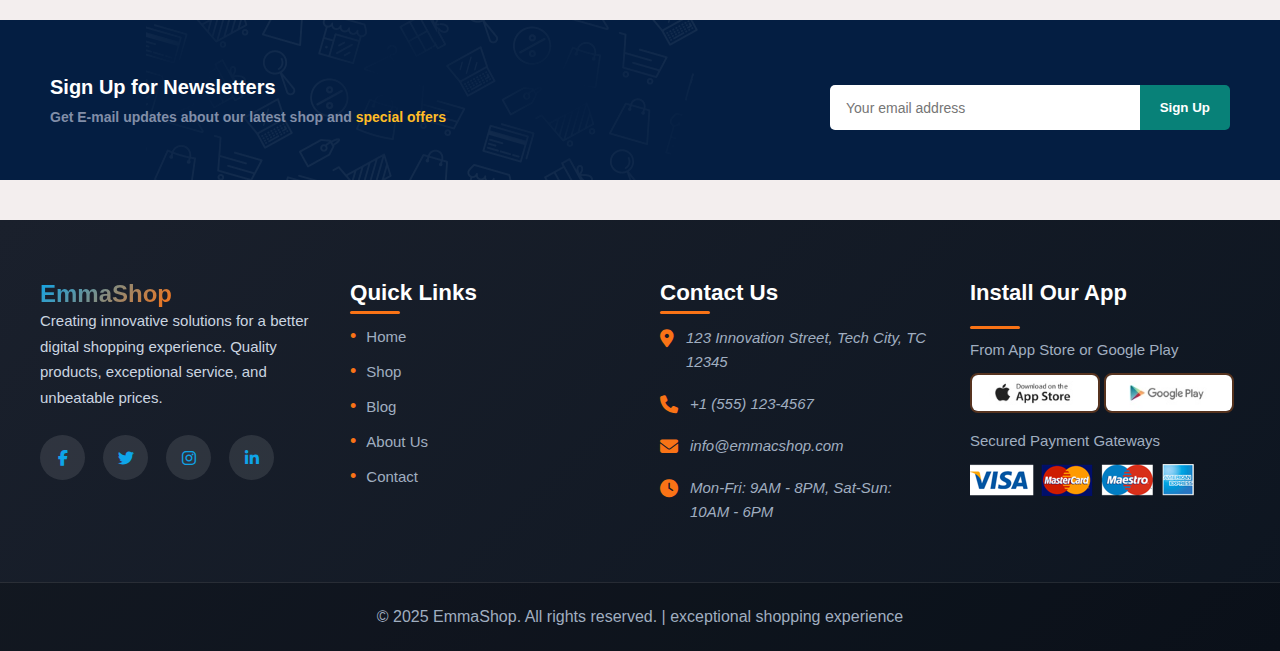
<file: contact.html>
<!DOCTYPE html>
<html lang="en">
  <head>
    <meta charset="UTF-8" />
    <meta name="viewport" content="width=device-width, initial-scale=1.0" />
    <title>EmmaShop - Premium Shopping Experience</title>
    <link
      rel="stylesheet"
      href="https://cdnjs.cloudflare.com/ajax/libs/font-awesome/6.4.0/css/all.min.css"
    />
    <link rel="preconnect" href="https://fonts.googleapis.com" />
    <link rel="preconnect" href="https://fonts.gstatic.com" crossorigin />
    <link
      href="https://fonts.googleapis.com/css2?family=Poppins:wght@300;400;500;600;700;800&display=swap"
      rel="stylesheet"
    />
    <link rel="stylesheet" href="style.css" />
  </head>
  <body>
    <!-- header section -->
    <header id="header">
      <a href="#"><span class="span-logo">EmmaShop</span></a>
      <div>
        <ul id="navbar">
          <li><a href="index.html">Home</a></li>
          <li><a href="shop.html">Shop</a></li>
          <li><a href="blog.html">Blog</a></li>
          <li><a href="about.html">About</a></li>
          <li><a class="active" href="contact.html">Contact</a></li>
          <li>
            <a href="cart.html"><i class="fas fa-shopping-cart"></i></a>
          </li>
          <a href="" id="close"> <i class="fas fa-times"></i></a>
        </ul>
      </div>
      <div class="mobile">
        <a href="cart.html"><i class="fas fa-shopping-cart"></i></a>
        <i id="bar" class="fas fa-bars"></i>
      </div>
    </header>

    <!-- contact Section -->
    <section id="page-header" class="about-header">
      <h2>#Lets_talk</h2>
      <p>LEAVE A MESSAGE, We love to hear from you</p>
    </section>

    <section id="contact-details">
      <div class="details">
        <span>GET IN TOUCH</span>
        <h2>Visit one of our agency locations or contact us today</h2>
        <h3>Head Office</h3>
        <div>
          <li>
            <i class="fas fa-map"></i>
            <p>8 Rasaq Balogun St, Surulere, Lagos</p>
          </li>
          <li>
            <i class="fas fa-envelope"></i>
            <p>ejiofochidera31@gmail.com</p>
          </li>
          <li>
            <i class="fas fa-phone"></i>
            <p>+234 906-8529-861</p>
          </li>
          <li>
            <i class="fas fa-clock"></i>
            <p>Monday nto Friday: 9.00am to 4.00pm</p>
          </li>
        </div>
      </div>

      <div class="map">
        <iframe
          src="https://www.google.com/maps/embed?pb=!1m18!1m12!1m3!1d3964.1929918148967!2d3.358304874045744!3d6.497234023469995!2m3!1f0!2f0!3f0!3m2!1i1024!2i768!4f13.1!3m3!1m2!1s0x103b8c5ef9525dd1%3A0x5491311866cf2752!2sMultimix%20Academy!5e0!3m2!1sen!2sng!4v1762352799577!5m2!1sen!2sng"
          width="600"
          height="450"
          style="border: 0"
          allowfullscreen=""
          loading="lazy"
          referrerpolicy="no-referrer-when-downgrade"
        ></iframe>
      </div>
    </section>

    <section id="form-details">
      <form action="">
        <span>LEAVE A MESSAGE</span>
        <h2>We love to hear from you</h2>
        <input type="text" placeholder="Your Name" />
        <input type="text" placeholder="E-mail" />
        <input type="text" placeholder="Subject" />
        <textarea
          name=""
          id=""
          cols="30"
          rows="10"
          placeholder="Your Message"
        ></textarea>
        <button class="learn-more">Submit</button>
      </form>

      <div class="people">
        <div>
          <img src="images/1.png" alt="" />
          <p>
            <span>John Doe</span>Senior Marketing Manager <br />
            Phone: +234 813 2222 786 <br />
            Email: johndoe@gmail.com
          </p>
        </div>
        <div>
          <img src="images/2.png" alt="" />
          <p>
            <span>William Smith</span>Senior Marketing Manager <br />
            Phone: +234 913 2323 594 <br />
            Email: williamsmith@gmail.com
          </p>
        </div>
        <div>
          <img src="images/3.png" alt="" />
          <p>
            <span>Emma Stone</span>Senior Marketing Manager <br />
            Phone: +234 904 5678 910 <br />
            Email: emmastone@gmail.com
          </p>
        </div>
      </div>
    </section>

    <!-- Newsletter -->
    <section>
      <div class="newsletter">
        <div class="newstext">
          <h4>Sign Up for Newsletters</h4>
          <p>
            Get E-mail updates about our latest shop and
            <span>special offers</span>
          </p>
        </div>
        <div class="form">
          <input type="text" placeholder="Your email address" />
          <button class="signup">Sign Up</button>
        </div>
      </div>
    </section>

    <!-- Footer -->
    <footer class="footer" id="contact">
      <div class="footer-container">
        <div class="footer-section">
          <span class="span-logo">EmmaShop</span>
          <p class="footer-description">
            Creating innovative solutions for a better digital shopping
            experience. Quality products, exceptional service, and unbeatable
            prices.
          </p>
          <div class="social-links">
            <a href="#" aria-label="Facebook"
              ><i class="fab fa-facebook-f"></i
            ></a>
            <a href="#" aria-label="Twitter"><i class="fab fa-twitter"></i></a>
            <a href="#" aria-label="Instagram"
              ><i class="fab fa-instagram"></i
            ></a>
            <a href="#" aria-label="LinkedIn"
              ><i class="fab fa-linkedin-in"></i
            ></a>
          </div>
        </div>
        <div class="footer-section">
          <h4>Quick Links</h4>
          <ul class="footer-links">
            <li><a href="#home">Home</a></li>
            <li><a href="#shop">Shop</a></li>
            <li><a href="#blog">Blog</a></li>
            <li><a href="#about">About Us</a></li>
            <li><a href="#contact">Contact</a></li>
          </ul>
        </div>
        <div class="footer-section">
          <h4>Contact Us</h4>
          <address class="contact-info">
            <p>
              <i class="fas fa-map-marker-alt"></i> 123 Innovation Street, Tech
              City, TC 12345
            </p>
            <p><i class="fas fa-phone"></i> +1 (555) 123-4567</p>
            <p><i class="fas fa-envelope"></i> info@emmacshop.com</p>
            <p>
              <i class="fas fa-clock"></i> Mon-Fri: 9AM - 8PM, Sat-Sun: 10AM -
              6PM
            </p>
          </address>
        </div>
        <div class="pay-col">
          <h4>Install Our App</h4>
          <p>From App Store or Google Play</p>
          <div class="pay">
            <img src="images/app.jpg" alt="App Store" />
            <img src="images/play.jpg" alt="Google Play" />
          </div>
          <p>Secured Payment Gateways</p>
          <img src="images/pay.png" alt="Payment Methods" />
        </div>
      </div>
      <div class="footer-bottom">
        <p>
          &copy; 2025 EmmaShop. All rights reserved. | exceptional shopping
          experience
        </p>
      </div>
    </footer>

    <script src="script.js"></script>
  </body>
</html>
</file>
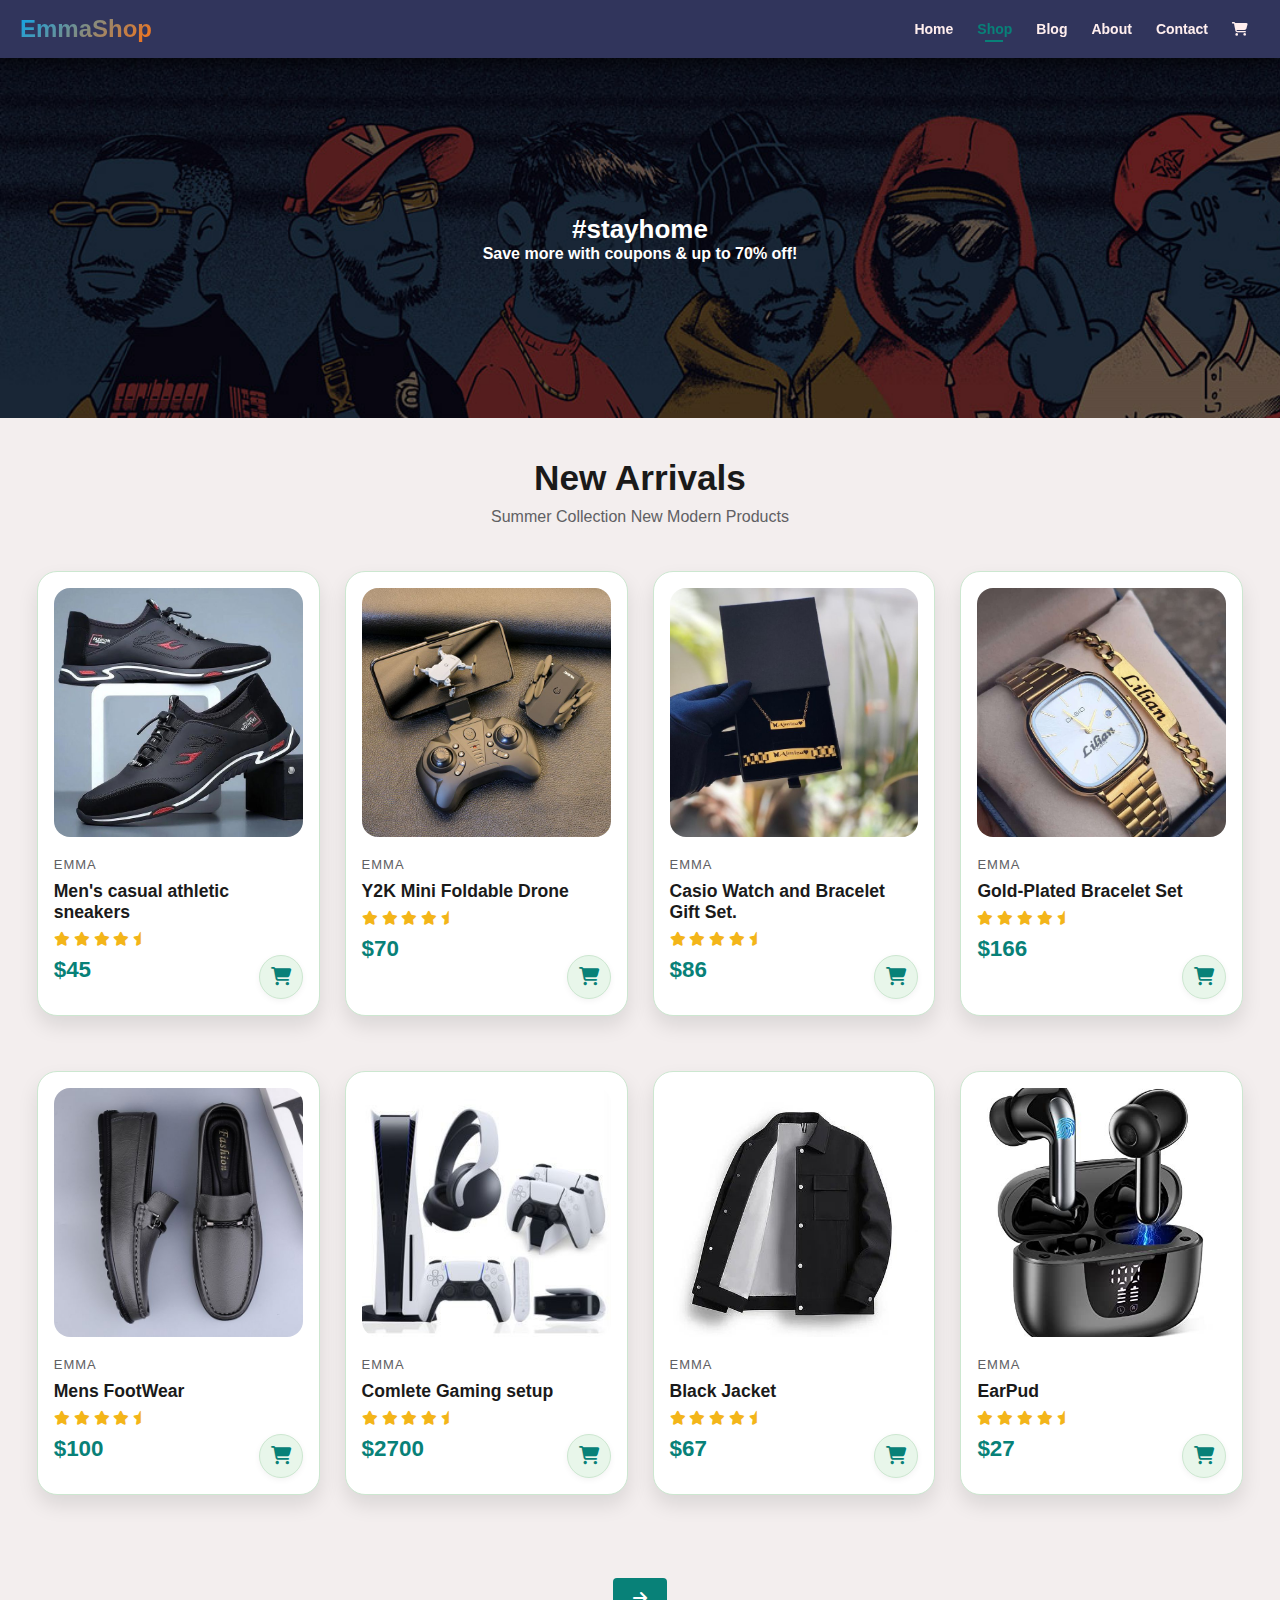
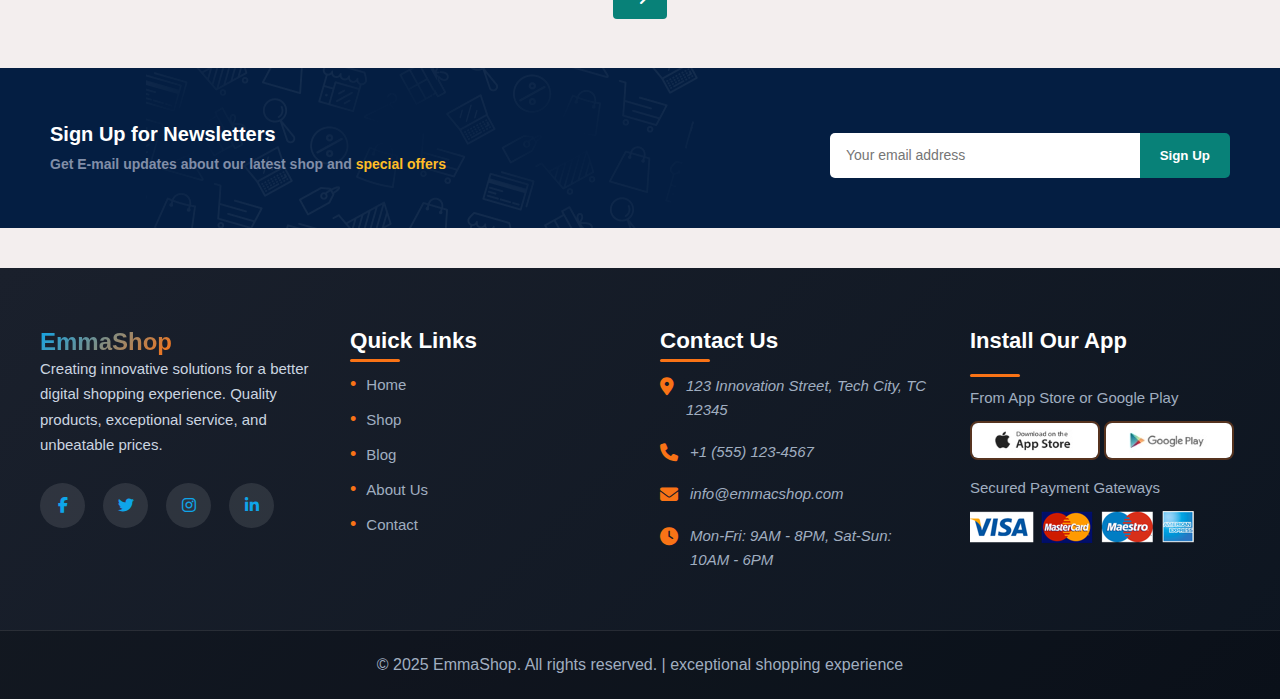
<file: shop.html>
<!DOCTYPE html>
<html lang="en">
  <head>
    <meta charset="UTF-8" />
    <meta name="viewport" content="width=device-width, initial-scale=1.0" />
    <title>EmmaShop - Premium Shopping Experience</title>
    <link
      rel="stylesheet"
      href="https://cdnjs.cloudflare.com/ajax/libs/font-awesome/6.4.0/css/all.min.css"
    />
    <link rel="preconnect" href="https://fonts.googleapis.com" />
    <link rel="preconnect" href="https://fonts.gstatic.com" crossorigin />
    <link
      href="https://fonts.googleapis.com/css2?family=Poppins:wght@300;400;500;600;700;800&display=swap"
      rel="stylesheet"
    />
    <link rel="stylesheet" href="style.css" />
  </head>
  <body>
    <!-- header section -->
    <header id="header">
      <a href="#"><span class="span-logo">EmmaShop</span></a>
      <div>
        <ul id="navbar">
          <li><a href="index.html">Home</a></li>
          <li><a class="active" href="shop.html">Shop</a></li>
          <li><a href="blog.html">Blog</a></li>
          <li><a href="about.html">About</a></li>
          <li><a href="contact.html">Contact</a></li>
          <li>
            <a href="cart.html"><i class="fas fa-shopping-cart"></i></a>
          </li>
          <a href="" id="close"> <i class="fas fa-times"></i></a>
        </ul>
      </div>
      <div class="mobile">
        <a href="cart.html"><i class="fas fa-shopping-cart"></i></a>
        <i id="bar" class="fas fa-outdent"></i>
      </div>
    </header>

    <!-- Hero Section -->
    <section id="page-header">
          <h2>#stayhome</h2>
          <p>Save more with coupons & up to 70% off!</p>
    </section>

    <!-- New Arrival -->
    <section id="product-section" class="section-p1">
     <h2>New Arrivals</h2>
        <p>Summer Collection New Modern Products</p>
      <div class="product-container">
        <!-- Product 1 -->
        <div class="product" onclick="window.location.href='singlepro.html'">
          <img
            src="images/p4 (35).jpeg"
          />
          <div class="product-des">
            <span>Emma</span>
            <h5> Men's casual athletic sneakers</h5>
            <div class="rating">
              <i class="fa fa-star"></i>
              <i class="fa fa-star"></i>
              <i class="fa fa-star"></i>
              <i class="fa fa-star"></i>
              <i class="fa fa-star-half"></i>
            </div>
            <h4>$45</h4>
          </div>
          <button class="cart-btn">
            <i class="fa-solid fa-cart-shopping"></i>
          </button>
        </div>

        <div class="product" onclick="window.location.href='singlepro.html'">
          <img
            src="images/p4 (15).jpeg"
          />
          <div class="product-des">
            <span>Emma</span>
            <h5>Y2K Mini Foldable Drone</h5>
            <div class="rating">
              <i class="fa fa-star"></i>
              <i class="fa fa-star"></i>
              <i class="fa fa-star"></i>
              <i class="fa fa-star"></i>
              <i class="fa fa-star-half"></i>
            </div>
            <h4>$70</h4>
          </div>
          <button class="cart-btn">
            <i class="fa-solid fa-cart-shopping"></i>
          </button>
        </div>

                <div class="product" onclick="window.location.href='singlepro.html'">
          <img src="images/product21.jpeg" />
          <div class="product-des">
            <span>Emma</span>
            <h5>Casio Watch and Bracelet Gift Set.</h5>
            <div class="rating">
              <i class="fa fa-star"></i>
              <i class="fa fa-star"></i>
              <i class="fa fa-star"></i>
              <i class="fa fa-star"></i>
              <i class="fa fa-star-half"></i>
            </div>
            <h4>$86</h4>
          </div>
          <button class="cart-btn">
            <i class="fa-solid fa-cart-shopping"></i>
          </button>
        </div>

        <div class="product" onclick="window.location.href='singlepro.html'">
          <img src="images/product20.jpeg" />
          <div class="product-des">
            <span>Emma</span>
            <h5>Gold-Plated Bracelet Set</h5>
            <div class="rating">
              <i class="fa fa-star"></i>
              <i class="fa fa-star"></i>
              <i class="fa fa-star"></i>
              <i class="fa fa-star"></i>
              <i class="fa fa-star-half"></i>
            </div>
            <h4>$166</h4>
          </div>
          <button class="cart-btn">
            <i class="fa-solid fa-cart-shopping"></i>
          </button>
        </div>

        <div class="product" onclick="window.location.href='singlepro.html'">
          <img src="images/p4 (31).jpeg" />
          <div class="product-des">
            <span>Emma</span>
            <h5>Mens FootWear</h5>
            <div class="rating">
              <i class="fa fa-star"></i>
              <i class="fa fa-star"></i>
              <i class="fa fa-star"></i>
              <i class="fa fa-star"></i>
              <i class="fa fa-star-half"></i>
            </div>
            <h4>$100</h4>
          </div>
          <button class="cart-btn">
            <i class="fa-solid fa-cart-shopping"></i>
          </button>
        </div>

        <div class="product" onclick="window.location.href='singlepro.html'">
          <img
            src="images/p4 (19).jpeg"
          />
          <div class="product-des">
            <span>Emma</span>
            <h5>Comlete Gaming setup</h5>
            <div class="rating">
              <i class="fa fa-star"></i>
              <i class="fa fa-star"></i>
              <i class="fa fa-star"></i>
              <i class="fa fa-star"></i>
              <i class="fa fa-star-half"></i>
            </div>
            <h4>$2700</h4>
          </div>
          <button class="cart-btn">
            <i class="fa-solid fa-cart-shopping"></i>
          </button>
        </div>

        <div class="product" onclick="window.location.href='singlepro.html'">
          <img
            src="images/product17.jpeg"
          />
          <div class="product-des">
            <span>Emma</span>
            <h5>Black Jacket</h5>
            <div class="rating">
              <i class="fa fa-star"></i>
              <i class="fa fa-star"></i>
              <i class="fa fa-star"></i>
              <i class="fa fa-star"></i>
              <i class="fa fa-star-half"></i>
            </div>
            <h4>$67</h4>
          </div>
          <button class="cart-btn">
            <i class="fa-solid fa-cart-shopping"></i>
          </button>
        </div>

        <div class="product" onclick="window.location.href='singlepro.html'">
          <img
            src="images/product50.jpeg"
          />
          <div class="product-des">
            <span>Emma</span>
            <h5>EarPud</h5>
            <div class="rating">
              <i class="fa fa-star"></i>
              <i class="fa fa-star"></i>
              <i class="fa fa-star"></i>
              <i class="fa fa-star"></i>
              <i class="fa fa-star-half"></i>
            </div>
            <h4>$27</h4>
          </div>
          <button class="cart-btn">
            <i class="fa-solid fa-cart-shopping"></i>
          </button>
        </div>
      </div>
    </section>

    <!-- pagenation -->
     <section id="pagenation">
        <a href="shop2.html"><i class="fa-solid fa-arrow-right"></i></a>
      </div>
    </section>


    <!-- Newsletter -->
    <section>
      <div class="newsletter">
        <div class="newstext">
          <h4>Sign Up for Newsletters</h4>
          <p>
            Get E-mail updates about our latest shop and
            <span>special offers</span>
          </p>
        </div>
        <div class="form">
          <input type="email" placeholder="Your email address" required />
          <button class="signup">Sign Up</button>
        </div>
      </div>
    </section>

    <!-- Footer -->
    <footer class="footer" id="contact">
      <div class="footer-container">
        <div class="footer-section">
          <span class="span-logo">EmmaShop</span>
          <p class="footer-description">
            Creating innovative solutions for a better digital shopping
            experience. Quality products, exceptional service, and unbeatable
            prices.
          </p>
          <div class="social-links">
            <a href="#" aria-label="Facebook"
              ><i class="fab fa-facebook-f"></i
            ></a>
            <a href="#" aria-label="Twitter"><i class="fab fa-twitter"></i></a>
            <a href="#" aria-label="Instagram"
              ><i class="fab fa-instagram"></i
            ></a>
            <a href="#" aria-label="LinkedIn"
              ><i class="fab fa-linkedin-in"></i
            ></a>
          </div>
        </div>
        <div class="footer-section">
          <h4>Quick Links</h4>
          <ul class="footer-links">
            <li><a href="#home">Home</a></li>
            <li><a href="#shop">Shop</a></li>
            <li><a href="#blog">Blog</a></li>
            <li><a href="#about">About Us</a></li>
            <li><a href="#contact">Contact</a></li>
          </ul>
        </div>
        <div class="footer-section">
          <h4>Contact Us</h4>
          <address class="contact-info">
            <p>
              <i class="fas fa-map-marker-alt"></i> 123 Innovation Street, Tech
              City, TC 12345
            </p>
            <p><i class="fas fa-phone"></i> +1 (555) 123-4567</p>
            <p><i class="fas fa-envelope"></i> info@emmacshop.com</p>
            <p>
              <i class="fas fa-clock"></i> Mon-Fri: 9AM - 8PM, Sat-Sun: 10AM -
              6PM
            </p>
          </address>
        </div>
        <div class="pay-col">
          <h4>Install Our App</h4>
          <p>From App Store or Google Play</p>
          <div class="pay">
            <img src="images/app.jpg" alt="App Store" />
            <img src="images/play.jpg" alt="Google Play" />
          </div>
          <p>Secured Payment Gateways</p>
          <img src="images/pay.png" alt="Payment Methods" />
        </div>
      </div>
      <div class="footer-bottom">
        <p>
          &copy; 2025 EmmaShop. All rights reserved. | exceptional shopping
          experience
        </p>
      </div>
    </footer>

    <script src="script.js"></script>
  </body>
</html>
</file>
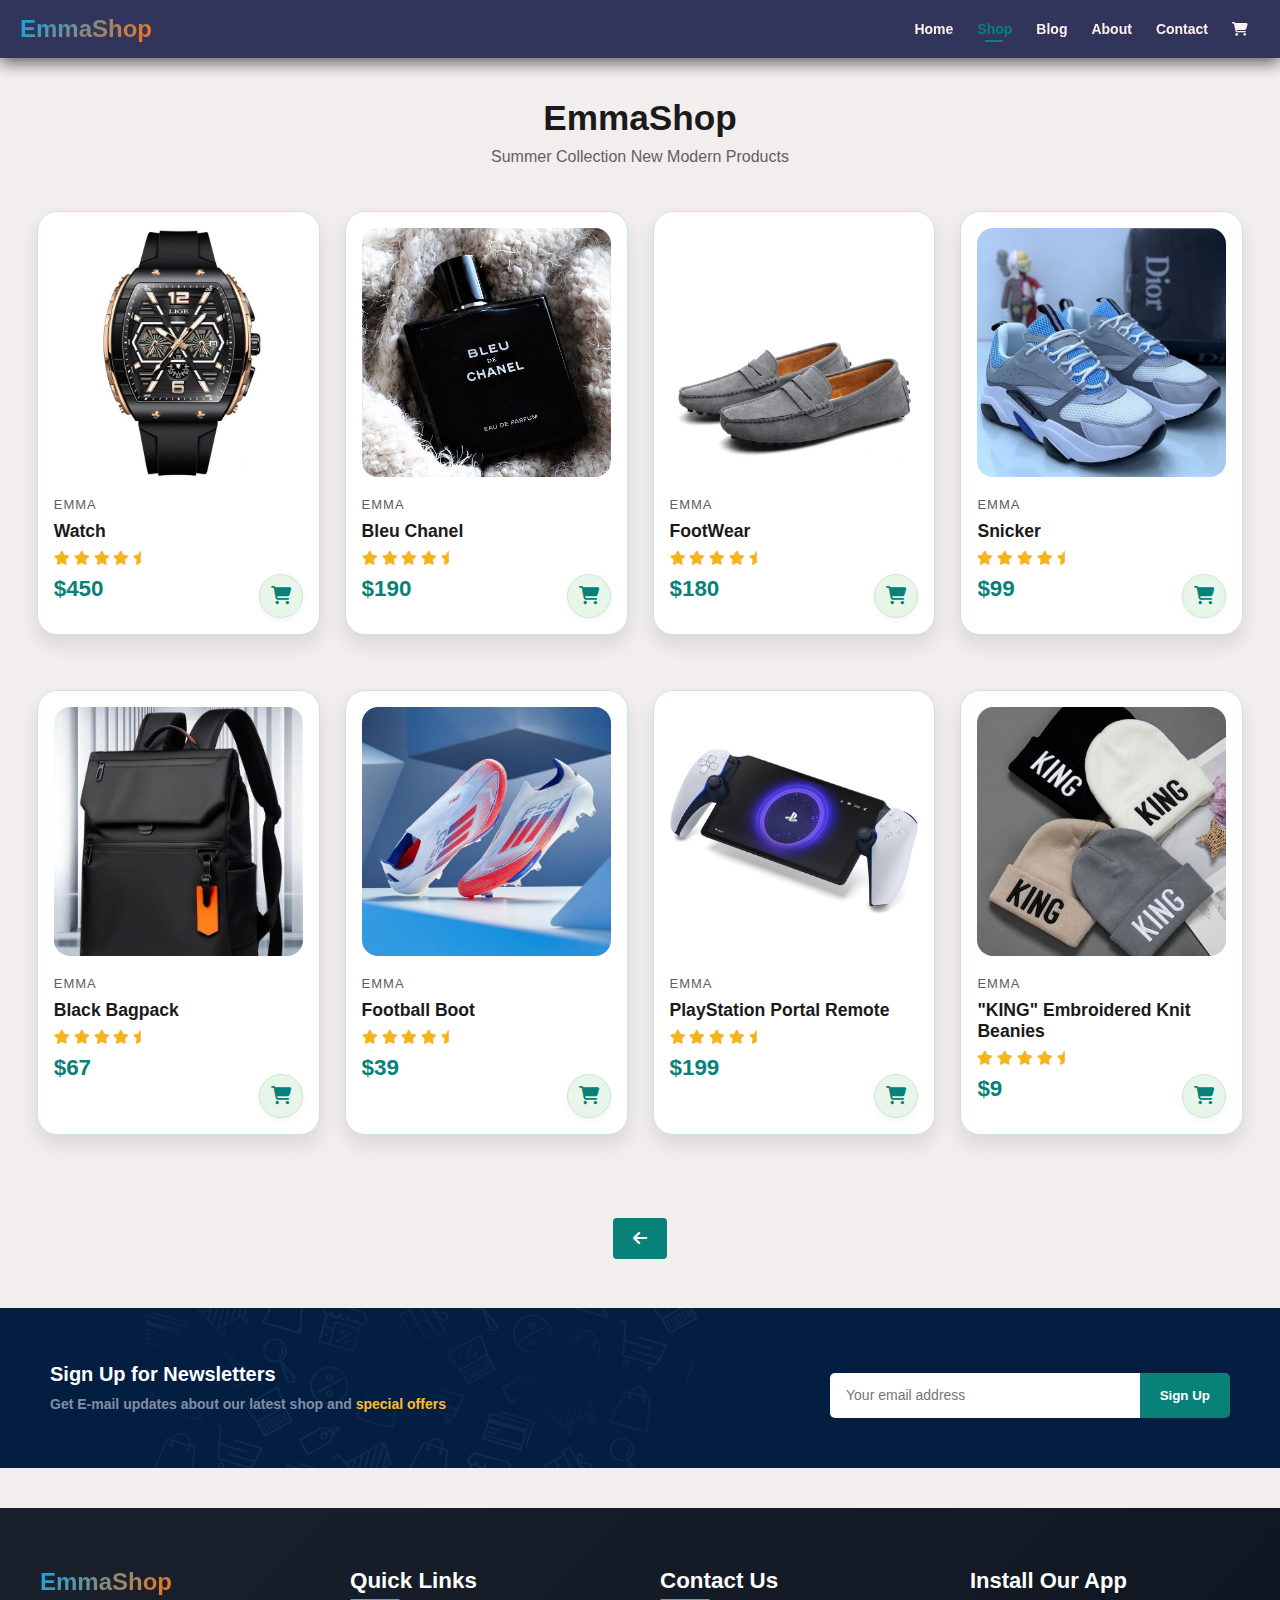
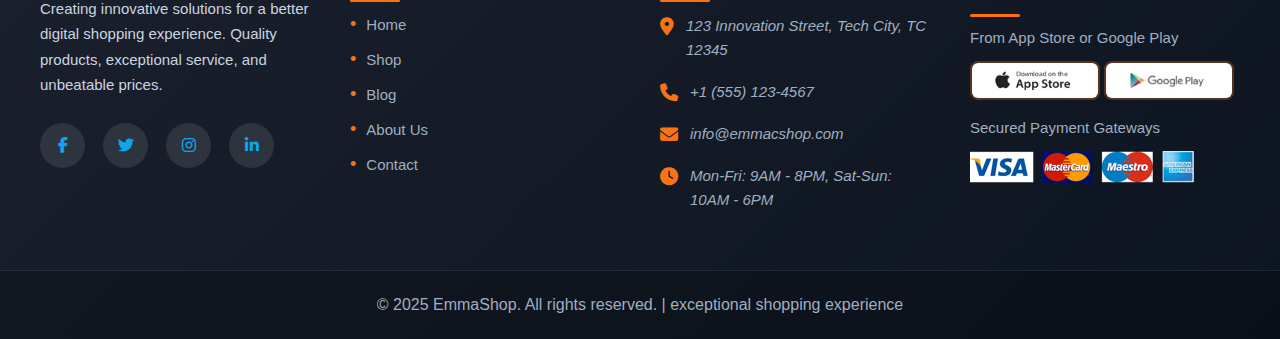
<file: shop2.html>
<!DOCTYPE html>
<html lang="en">
  <head>
    <meta charset="UTF-8" />
    <meta name="viewport" content="width=device-width, initial-scale=1.0" />
    <title>EmmaShop - Premium Shopping Experience</title>
    <link
      rel="stylesheet"
      href="https://cdnjs.cloudflare.com/ajax/libs/font-awesome/6.4.0/css/all.min.css"
    />
    <link rel="preconnect" href="https://fonts.googleapis.com" />
    <link rel="preconnect" href="https://fonts.gstatic.com" crossorigin />
    <link
      href="https://fonts.googleapis.com/css2?family=Poppins:wght@300;400;500;600;700;800&display=swap"
      rel="stylesheet"
    />
    <link rel="stylesheet" href="style.css" />
  </head>
  <body>
    <!-- header section -->
    <header id="header">
      <a href="#"><span class="span-logo">EmmaShop</span></a>
      <div>
        <ul id="navbar">
          <li><a href="index.html">Home</a></li>
          <li><a class="active" href="shop.html">Shop</a></li>
          <li><a href="blog.html">Blog</a></li>
          <li><a href="about.html">About</a></li>
          <li><a href="contact.html">Contact</a></li>
          <li>
            <a href="cart.html"><i class="fas fa-shopping-cart"></i></a>
          </li>
          <a href="" id="close"> <i class="fas fa-times"></i></a>
        </ul>
      </div>
      <div class="mobile">
        <a href="cart.html"><i class="fas fa-shopping-cart"></i></a>
        <i id="bar" class="fas fa-outdent"></i>
      </div>
    </header>

    <!-- New Arrival -->
    <section id="product-section" class="section-p1">
      <h2>EmmaShop</h2>
      <p>Summer Collection New Modern Products</p>
      <div class="product-container">
        <!-- Product 1 -->
        <div class="product" onclick="window.location.href='singlepro.html'">
          <img src="images/p4 (28).jpeg" />
          <div class="product-des">
            <span>Emma</span>
            <h5>Watch</h5>
            <div class="rating">
              <i class="fa fa-star"></i>
              <i class="fa fa-star"></i>
              <i class="fa fa-star"></i>
              <i class="fa fa-star"></i>
              <i class="fa fa-star-half"></i>
            </div>
            <h4>$450</h4>
          </div>
          <button class="cart-btn">
            <i class="fa-solid fa-cart-shopping"></i>
          </button>
        </div>

        <div class="product" onclick="window.location.href='singlepro.html'">
          <img src="images/p4 (5).jpeg" />
          <div class="product-des">
            <span>Emma</span>
            <h5>Bleu Chanel</h5>
            <div class="rating">
              <i class="fa fa-star"></i>
              <i class="fa fa-star"></i>
              <i class="fa fa-star"></i>
              <i class="fa fa-star"></i>
              <i class="fa fa-star-half"></i>
            </div>
            <h4>$190</h4>
          </div>
          <button class="cart-btn">
            <i class="fa-solid fa-cart-shopping"></i>
          </button>
        </div>

        <div class="product" onclick="window.location.href='singlepro.html'">
          <img src="images/p4 (27).jpeg" />
          <div class="product-des">
            <span>Emma</span>
            <h5>FootWear</h5>
            <div class="rating">
              <i class="fa fa-star"></i>
              <i class="fa fa-star"></i>
              <i class="fa fa-star"></i>
              <i class="fa fa-star"></i>
              <i class="fa fa-star-half"></i>
            </div>
            <h4>$180</h4>
          </div>
          <button class="cart-btn">
            <i class="fa-solid fa-cart-shopping"></i>
          </button>
        </div>

        <div class="product" onclick="window.location.href='singlepro.html'">
          <img src="images/p4 (12).jpeg" />
          <div class="product-des">
            <span>Emma</span>
            <h5>Snicker</h5>
            <div class="rating">
              <i class="fa fa-star"></i>
              <i class="fa fa-star"></i>
              <i class="fa fa-star"></i>
              <i class="fa fa-star"></i>
              <i class="fa fa-star-half"></i>
            </div>
            <h4>$99</h4>
          </div>
          <button class="cart-btn">
            <i class="fa-solid fa-cart-shopping"></i>
          </button>
        </div>

        <div class="product" onclick="window.location.href='singlepro.html'">
          <img src="images/p4 (7).jpeg" />
          <div class="product-des">
            <span>Emma</span>
            <h5>Black Bagpack</h5>
            <div class="rating">
              <i class="fa fa-star"></i>
              <i class="fa fa-star"></i>
              <i class="fa fa-star"></i>
              <i class="fa fa-star"></i>
              <i class="fa fa-star-half"></i>
            </div>
            <h4>$67</h4>
          </div>
          <button class="cart-btn">
            <i class="fa-solid fa-cart-shopping"></i>
          </button>
        </div>

        <div class="product" onclick="window.location.href='singlepro.html'">
          <img src="images/p4 (11).jpeg" />
          <div class="product-des">
            <span>Emma</span>
            <h5>Football Boot</h5>
            <div class="rating">
              <i class="fa fa-star"></i>
              <i class="fa fa-star"></i>
              <i class="fa fa-star"></i>
              <i class="fa fa-star"></i>
              <i class="fa fa-star-half"></i>
            </div>
            <h4>$39</h4>
          </div>
          <button class="cart-btn">
            <i class="fa-solid fa-cart-shopping"></i>
          </button>
        </div>

        <div class="product" onclick="window.location.href='singlepro.html'">
          <img src="images/play porait ps5.jpeg" />
          <div class="product-des">
            <span>Emma</span>
            <h5>PlayStation Portal Remote</h5>
            <div class="rating">
              <i class="fa fa-star"></i>
              <i class="fa fa-star"></i>
              <i class="fa fa-star"></i>
              <i class="fa fa-star"></i>
              <i class="fa fa-star-half"></i>
            </div>
            <h4>$199</h4>
          </div>
          <button class="cart-btn">
            <i class="fa-solid fa-cart-shopping"></i>
          </button>
        </div>

        <div class="product" onclick="window.location.href='singlepro.html'">
          <img src="images/p4 (2).jpeg" />
          <div class="product-des">
            <span>Emma</span>
            <h5>"KING" Embroidered Knit Beanies</h5>
            <div class="rating">
              <i class="fa fa-star"></i>
              <i class="fa fa-star"></i>
              <i class="fa fa-star"></i>
              <i class="fa fa-star"></i>
              <i class="fa fa-star-half"></i>
            </div>
            <h4>$9</h4>
          </div>
          <button class="cart-btn">
            <i class="fa-solid fa-cart-shopping"></i>
          </button>
        </div>

      </div>
    </section>

    
    <!-- pagenation -->
     <section id="pagenation">
        <a href="shop.html"><i class="fa-solid fa-arrow-left"></i></a>
      </div>
    </section>

    <!-- Newsletter -->
    <section>
      <div class="newsletter">
        <div class="newstext">
          <h4>Sign Up for Newsletters</h4>
          <p>
            Get E-mail updates about our latest shop and
            <span>special offers</span>
          </p>
        </div>
        <div class="form">
          <input type="email" placeholder="Your email address" required />
          <button class="signup">Sign Up</button>
        </div>
      </div>
    </section>

    <!-- Footer -->
    <footer class="footer" id="contact">
      <div class="footer-container">
        <div class="footer-section">
          <span class="span-logo">EmmaShop</span>
          <p class="footer-description">
            Creating innovative solutions for a better digital shopping
            experience. Quality products, exceptional service, and unbeatable
            prices.
          </p>
          <div class="social-links">
            <a href="#" aria-label="Facebook"
              ><i class="fab fa-facebook-f"></i
            ></a>
            <a href="#" aria-label="Twitter"><i class="fab fa-twitter"></i></a>
            <a href="#" aria-label="Instagram"
              ><i class="fab fa-instagram"></i
            ></a>
            <a href="#" aria-label="LinkedIn"
              ><i class="fab fa-linkedin-in"></i
            ></a>
          </div>
        </div>
        <div class="footer-section">
          <h4>Quick Links</h4>
          <ul class="footer-links">
            <li><a href="#home">Home</a></li>
            <li><a href="#shop">Shop</a></li>
            <li><a href="#blog">Blog</a></li>
            <li><a href="#about">About Us</a></li>
            <li><a href="#contact">Contact</a></li>
          </ul>
        </div>
        <div class="footer-section">
          <h4>Contact Us</h4>
          <address class="contact-info">
            <p>
              <i class="fas fa-map-marker-alt"></i> 123 Innovation Street, Tech
              City, TC 12345
            </p>
            <p><i class="fas fa-phone"></i> +1 (555) 123-4567</p>
            <p><i class="fas fa-envelope"></i> info@emmacshop.com</p>
            <p>
              <i class="fas fa-clock"></i> Mon-Fri: 9AM - 8PM, Sat-Sun: 10AM -
              6PM
            </p>
          </address>
        </div>
        <div class="pay-col">
          <h4>Install Our App</h4>
          <p>From App Store or Google Play</p>
          <div class="pay">
            <img src="images/app.jpg" alt="App Store" />
            <img src="images/play.jpg" alt="Google Play" />
          </div>
          <p>Secured Payment Gateways</p>
          <img src="images/pay.png" alt="Payment Methods" />
        </div>
      </div>
      <div class="footer-bottom">
        <p>
          &copy; 2025 EmmaShop. All rights reserved. | exceptional shopping
          experience
        </p>
      </div>
    </footer>

    <script src="script.js"></script>
  </body>
</html>
</file>
<file: style.css>
* {
  margin: 0;
  padding: 0;
  box-sizing: border-box;
}

body {
  font-family: "Segoe UI", Tahoma, Geneva, Verdana, sans-serif;
  background-color: #f3eeee;
}

.section-p1 {
  padding: 40px;
}

/* Header Styles */
#header {
  display: flex;
  align-items: center;
  justify-content: space-between;
  padding: 15px 20px;
  background: #31355c;
  box-shadow: 0 5px 15px rgba(0, 0, 0, 0.6);
  position: sticky;
  top: 0;
  z-index: 1000;
}

#header a {
  text-decoration: none;
}

.span-logo {
  font-size: 1.5rem;
  font-weight: 700;
  color: #f97316;
  text-decoration: none;
  background: linear-gradient(135deg, #0ea5e9, #f97316);
  -webkit-background-clip: text;
  -webkit-text-fill-color: transparent;
  background-clip: text;
}

#navbar {
  display: flex;
  justify-content: center;
  align-items: center;
}

#navbar li {
  list-style: none;
  padding: 0 12px;
  position: relative;
}

#navbar li a {
  text-decoration: none;
  font-size: 14px;
  font-weight: 600;
  color: #ffeeee;
  transition: 0.3s ease;
}

#navbar li a:hover,
#navbar li a.active {
  color: #088178;
}

#navbar li a.active::after,
#navbar li a:hover::after {
  content: "";
  width: 30%;
  height: 2px;
  background: #088178;
  position: absolute;
  bottom: -4px;
  left: 20px;
}

#close {
  display: none;
  align-items: center;
  gap: 15px;
}
.mobile {
  display: none;
  align-items: center;
  gap: 15px;
}

.mobile i {
  color: #1a1a1a;
  font-size: 20px;
}

/* Hero Section */
.hero-section {
  background-image: url("images/background.jpeg");
  background-size: cover;
  background-repeat: no-repeat;
  background-position: center;
  color: white;
  padding: 80px 20px;
  text-align: center;
  min-height: 90vh;
  display: flex;
  flex-direction: column;
  justify-content: center;
  align-items: center;
}

.herosection h1 {
  font-size: 2.5rem;
  font-weight: 800;
  margin-bottom: 1rem;
  line-height: 1.2;
  text-shadow: 0 2px 4px rgba(0, 0, 0, 0.2);
}

.herosection p {
  font-size: 1.1rem;
  font-weight: 600;
  max-width: 600px;
  margin: 0 auto 1.5rem;
  color: #fff;
  opacity: 0.9;
}

.sspan {
  background: linear-gradient(135deg, #0ea5e9, #f97316);
  -webkit-background-clip: text;
  -webkit-text-fill-color: transparent;
  background-clip: text;
}

.btn-shop {
  display: inline-block;
  background: #ffffff;
  color: #667eea;
  font-size: 1rem;
  font-weight: 600;
  padding: 12px 28px;
  border-radius: 50px;
  text-decoration: none;
  transition: all 0.3s ease;
  box-shadow: 0 4px 15px rgba(0, 0, 0, 0.2);
  margin: 5px;
}

.btn-shop:hover {
  transform: translateY(-3px);
  box-shadow: 0 6px 20px rgba(0, 0, 0, 0.25);
  background: #d39935;
  color: #fff;
}

.btn-explore {
  background: transparent;
  border: 2px solid white;
  color: white;
  margin-left: 10px;
}

.btn-explore:hover {
  background: rgba(255, 255, 255, 0.1);
  color: #fff;
}

/* Our Service */

#our-service {
  display: flex;
  align-items: center;
  justify-content: space-between;
  flex-wrap: wrap;
}

#our-service .se-box {
  width: 180px;
  text-align: center;
  padding: 25px 15px;
  box-shadow: 20px 20px 34px rgba(0, 0, 0, 0.3);
  border: 1px solid #cce7d0;
  border-radius: 4px;
  margin: 15px 0;
}

#our-service .se-box:hover {
  box-shadow: 10px 10px 54px rgba(70, 62, 221, 0.1);
}

#our-service .se-box img {
  width: 100%;
  margin-bottom: 10px;
}

#our-service .se-box h6 {
  display: inline-block;
  padding: 9px 8px 6px 8px;
  line-height: 1;
  border-radius: 4;
  color: #088178;
  background-color: #fddde4;
}

#our-service .se-box:nth-child(2) h6 {
  background-color: #cdebbc;
}

#our-service .se-box:nth-child(3) h6 {
  background-color: #d1e8f2;
}

#our-service .se-box:nth-child(4) h6 {
  background-color: #cdd4f8;
}

#our-service .se-box:nth-child(5) h6 {
  background-color: #f6dbf6;
}

#our-service .se-box:nth-child(6) h6 {
  background-color: #fff2e5;
}

/* Product Section */

#product-section {
  text-align: center;
  padding: 40px 20px;
}

#product-section h2 {
  font-size: 2.2rem;
  margin-bottom: 10px;
  color: #1a1a1a;
}

#product-section p {
  color: #606063;
  margin-bottom: 30px;
}

.product-container {
  display: flex;
  flex-wrap: wrap;
  justify-content: center;
  gap: 25px;
  max-width: 1230px;
  margin: 0 auto;
}

.product {
  width: 23%;
  min-width: 250px;
  padding: 16px;
  border: 1px solid #cce7d0;
  border-radius: 20px;
  cursor: pointer;
  box-shadow: 0 10px 20px rgba(0, 0, 0, 0.1);
  margin: 15px 0;
  transition: all 0.3s ease;
  position: relative;
  background: #fff;
}

.product:hover {
  transform: translateY(-5px);
  box-shadow: 0 15px 30px rgba(0, 0, 0, 0.15);
}

.product img {
  width: 100%;
  border-radius: 16px;
  aspect-ratio: 1 / 1;
  object-fit: cover;
  margin-bottom: 14px;
}

.product-des {
  text-align: left;
}

.product-des span {
  color: #606063;
  font-size: 13px;
  text-transform: uppercase;
  letter-spacing: 1px;
}

.product-des h5 {
  margin: 8px 0;
  color: #1a1a1a;
  font-size: 1.1rem;
  font-weight: 600;
}

.rating {
  margin: 8px 0;
  color: #f3b519;
  font-size: 14px;
}

.product-des h4 {
  font-size: 1.4rem;
  color: #088178;
  font-weight: 700;
  margin: 10px 0 16px;
}

.cart-btn {
  width: 44px;
  height: 44px;
  border-radius: 50%;
  background-color: #e8f6ea;
  border: 1px solid #cce7d0;
  color: #088178;
  font-size: 18px;
  display: flex;
  align-items: center;
  justify-content: center;
  cursor: pointer;
  position: absolute;
  bottom: 16px;
  right: 16px;
  transition: all 0.2s ease;
  box-shadow: 0 2px 6px rgba(0, 0, 0, 0.05);
}

.cart-btn:hover {
  background-color: #088178;
  color: white;
  transform: scale(1.1);
  box-shadow: 0 4px 10px rgba(8, 129, 120, 0.3);
}

.cart-btn:focus {
  outline: 2px solid #088178;
  outline-offset: 2px;
}

/* call to action  */

.cta-section {
  background-image: url(images/b2.jpg);
  background-size: cover;
  background-repeat: no-repeat;
  background-position: center;
  color: white;
  padding: 120px 5%;
  text-align: center;
  max-height: 15vh;
  display: flex;
  flex-direction: column;
  justify-content: center;
  align-items: center;
  margin: 40px 0;
  border: 1px solid #ec6b2b;
  box-shadow: 0 4px 12px rgba(0, 0, 0, 0.7);
  margin: 10px;
}

.ctasection {
  display: flex;
  align-items: center;
  justify-content: center;
  flex-direction: column;
}

.ctasection h1 {
  font-size: 20px;
  font-weight: 800;
  padding-bottom: 7px;
  color: #d6bb20;
}

.ctasection p {
  font-size: 30px;
  font-weight: 500;
  padding-bottom: 10px;
  color: #ffffff;
}

.ctasection span {
  color: #d62020;
}

.btn-exploremore {
  background: #ebebeb;
  border: 2px solid rgb(207, 28, 28);
  color: rgb(5, 5, 5);
  margin-left: 15px;
  padding: 12px 15px;
  border-radius: 6px;
  font-size: 16px;
  font-weight: 600;
}

.btn-exploremore:hover {
  background: rgba(255, 255, 255, 0.1);
  color: #2053df;
  border: 2px solid rgb(216, 17, 17);
}

/* Banner Section */
.banner-section {
  display: flex;
  justify-content: center;
  flex-wrap: wrap;
  padding: 10px;
  gap: 20px;
}

.banner {
  display: flex;
  flex-direction: column;
  align-items: flex-start;
  justify-content: center;
  text-align: center;
  background-image: url("images/banner1.jpeg");
  background-size: cover;
  background-position: center;
  height: 50vh;
  width: 100%;
  max-width: 600px;
  padding: 40px 40px;
}

.banner2 {
  background-image: url("images/banner3.jpeg");
}

.banner-img {
  background-image: url("images/b18.jpg");
}
.banner-img2 {
  background-image: url("images/p4\ \(35\).jpeg");
}
.banner-img3 {
  background-image: url("images/b10.jpg");
}

.banner h4 {
  color: #fff;
  font-size: 18px;
  font-weight: 300;
}

.banner h2 {
  color: #fff;
  font-size: 22px;
  font-weight: 800;
  margin: 8px 0;
}

.banner span {
  color: #fff;
  font-size: 14px;
  font-weight: 600;
  padding-bottom: 10px;
}

.learn-more {
  background-color: transparent;
  border: 1px solid #ffff;
  color: #fff;
  padding: 8px 16px;
  font-size: 12px;
  font-weight: 600;
  transition: 0.2s ease;
  outline: none;
  cursor: pointer;
  border-radius: 4px;
}

.learn-more:hover {
  background: #fff;
  color: #000000;
}

.banner-section .banner:hover button {
  background-color: #0a7029;
  border: 1px solid #0a7029;
  color: #fff;
}

/* Banner CTA */
.banner3 {
  display: flex;
  justify-content: center;
  flex-wrap: wrap;
  gap: 15px;
  padding-top: 40px;
}

.banner3 .banner {
  height: 200px;
  min-width: 290px;
  max-width: 400px;
  padding: 15px;
}

.banner3 .banner h2 {
  font-size: 18px;
  color: #fff;
  font-weight: 900;
}

.banner3 .banner h3 {
  font-size: 12px;
  color: #f32525;
  font-weight: 800;
}

/* pagenation  */

#pagenation {
  padding: 40px;
  text-align: center;
}

#pagenation a {
  text-decoration: none;
  background-color: #088178;
  padding: 12px 20px;
  border-radius: 4px;
  color: #ffff;
  font-weight: 600;
}

#pagenation a i {
  font-size: 16px;
  font-weight: 600;
}

/* Newsletter */
.newsletter {
  display: flex;
  color: #000;
  justify-content: space-between;
  flex-wrap: wrap;
  align-items: center;
  background-image: url(images/b14.png);
  background-repeat: no-repeat;
  background-position: 20% 30%;
  background-color: #041e42;
  padding: 50px;
  margin: 20px 0;
}

.newsletter h4 {
  font-size: 20px;
  font-weight: 700;
  color: #fff;
  margin-bottom: 10px;
}

.newsletter p {
  font-size: 14px;
  font-weight: 600;
  color: #818ea8;
}

.newsletter p span {
  color: #ffbd27;
}

.newsletter .form {
  display: flex;
  width: 100%;
  max-width: 400px;
  margin-top: 15px;
}

.form input {
  height: 45px;
  padding: 0 15px;
  font-size: 14px;
  width: 100%;
  border: 1px solid transparent;
  border-radius: 5px;
  outline: none;
  border-top-right-radius: 0;
  border-bottom-right-radius: 0;
}

.signup {
  background-color: #088178;
  color: white;
  white-space: nowrap;
  padding: 0 20px;
  border-radius: 5px;
  border: none;
  border-top-left-radius: 0;
  border-bottom-left-radius: 0;
  font-weight: 600;
  cursor: pointer;
}

/* Footer */
.footer {
  background: linear-gradient(135deg, #1a202c, #0d1520);
  color: #ffffff;
  padding: 60px 0 0;
  margin-top: 40px;
  width: 100%;
}

.footer-container {
  display: grid;
  grid-template-columns: repeat(auto-fit, minmax(250px, 1fr));
  gap: 40px;
  max-width: 1400px;
  margin: 0 20px;
  padding: 0 20px;
}

.footer-section h3,
.footer-section h4,
.pay-col h4 {
  color: #ffff;
  margin-bottom: 20px;
  font-size: 1.4rem;
  font-weight: 700;
  position: relative;
}

.footer-section h4::after,
.pay-col h4::after {
  content: "";
  position: absolute;
  bottom: -8px;
  left: 0;
  width: 50px;
  height: 3px;
  background: #f97316;
  border-radius: 2px;
}

.footer-description {
  line-height: 1.7;
  margin-bottom: 25px;
  color: #cbd5e0;
  font-size: 15px;
}

.social-links {
  display: flex;
  gap: 18px;
  margin-top: 20px;
}

.social-links a {
  display: flex;
  align-items: center;
  justify-content: center;
  width: 45px;
  height: 45px;
  border-radius: 50%;
  background: rgba(255, 255, 255, 0.1);
  color: #0ea5e9;
  text-decoration: none;
  transition: all 0.3s ease;
  border: 2px solid transparent;
}

.social-links a:hover {
  background: #f97316;
  transform: translateY(-3px);
  border-color: #f97316;
}

.footer-links {
  list-style: none;
  padding: 0;
  margin: 0;
}

.footer-links li {
  margin-bottom: 14px;
  text-decoration: none;
}

.footer-links a {
  color: #a0aec0;
  text-decoration: none;
  transition: all 0.3s ease;
  font-size: 15px;
  display: flex;
  align-items: center;
}

.footer-links a::before {
  content: "•";
  color: #f97316;
  margin-right: 10px;
  font-size: 18px;
}

.footer-links a:hover {
  color: #ffffff;
  transform: translateX(5px);
}

.contact-info p {
  display: flex;
  align-items: flex-start;
  margin-bottom: 18px;
  line-height: 1.6;
  color: #a0aec0;
  font-size: 15px;
}

.contact-info i {
  margin-right: 12px;
  color: #f97316;
  margin-top: 4px;
  font-size: 18px;
}

.pay-col h4 {
  font-size: 22px;
  font-weight: 700;
  color: #ffffff;
  padding-bottom: 15px;
}

.pay-col p {
  font-size: 15px;
  font-weight: 500;
  color: #a0aec0;
  padding-bottom: 15px;
}

.pay img {
  border-radius: 8px;
  border: 2px solid rgba(249, 115, 22, 0.3);
  margin-bottom: 15px;
  transition: all 0.3s ease;
  max-width: 130px;
}

.pay img:hover {
  transform: translateY(-3px);
  border-color: #f97316;
}

.footer-bottom {
  width: 100%;
  margin: 40px auto 0;
  padding: 25px;
  border-top: 1px solid rgba(255, 255, 255, 0.1);
  text-align: center;
  color: #a0aec0;
  font-size: 1rem;
  background: rgba(0, 0, 0, 0.2);
  margin-top: 40px;
}

/* Shop section */

#page-header {
  background-image: url(images/b1.jpg);
  width: 100%;
  height: 40vh;
  display: flex;
  background-size: cover;
  justify-content: center;
  align-items: center;
  flex-direction: column;
  text-align: center;
  padding: 14px;
}

#page-header h2 {
  font-size: 26px;
  color: #ffff;
  font-weight: 800;
}
#page-header p {
  font-size: 16px;
  color: #ffff;
  font-weight: 600;
}

#pagenation {
  padding: 40px;
  text-align: center;
}

#pagenation a {
  text-decoration: none;
  background-color: #088178;
  padding: 12px 20px;
  border-radius: 4px;
  color: #ffff;
  font-weight: 600;
}

#pagenation a i {
  font-size: 16px;
  font-weight: 600;
}

/* section padding */
.section-p {
  padding: 40px 80px;
}

/* singe product */
#prodetails {
  display: flex;
  margin-top: 20px;
  padding: 40px;
}

#prodetails .single-pro-image {
  width: 40%;
  margin-right: 50px;
}

.small-img-group {
  display: flex;
  justify-content: space-between;
}

.small-img-col {
  flex-basis: 24%;
  cursor: pointer;
}

#prodetails .single-pro-details {
  width: 50%;
  padding-top: 30px;
}

#prodetails .single-pro-details h4 {
  padding: 30px 0 20px 0;
}

#prodetails .single-pro-details h2 {
  font-size: 26px;
}

#prodetails .single-pro-details select {
  display: block;
  padding: 5px 10px;
  margin-bottom: 10px;
}

#prodetails .single-pro-details input {
  width: 50px;
  height: 47px;
  padding-left: 10px;
  font-size: 15px;
  margin-right: 10px;
}

#prodetails .single-pro-details .add-cart {
  background: #088178;
  color: #ffffff;
}

#prodetails .single-pro-details input:focus {
  outline: none;
}

#prodetails .single-pro-details span {
  line-height: 25px;
  font-weight: 400;
}

/* blog section */
.blog-header {
  background-image: url(images/b19.jpg);
  width: 100%;
  height: 37vh;
  display: flex;
  background-size: cover;
  justify-content: center;
  align-items: center;
  flex-direction: column;
  text-align: center;
  padding: 14px;
}

.blog-header h2 {
  font-size: 26px;
  color: #ffff;
  font-weight: 800;
}
.blog-header p {
  font-size: 16px;
  color: #ffff;
  font-weight: 600;
}

#blog {
  padding: 150px 150px 0 150px;
}

#blog .blog-box {
  display: flex;
  align-items: center;
  width: 100%;
  position: relative;
  padding-bottom: 90px;
}

#blog .blog-img {
  width: 50%;
  margin-right: 40px;
}

#blog img {
  width: 100%;
  height: 400px;
  object-fit: cover;
}

#blog .blog-details {
  width: 50%;
}

#blog .blog-details p {
  padding: 15px 0;
}

#blog .blog-details a {
  text-decoration: none;
  font-family: 11px;
  color: #000;
  font-weight: 700;
  position: relative;
  transition: 0.3s;
}

#blog .blog-details a::after {
  content: "";
  width: 50px;
  height: 1px;
  background-color: #000;
  position: absolute;
  top: 4px;
  right: -60px;
  margin-top: 10px;
  font-weight: 500;
}

#blog .blog-details a:hover {
  color: #088178;
}

#blog .blog-details a:hover::after {
  background-color: #088178;
}

#blog .blog-box h1 {
  position: absolute;
  top: -65px;
  left: 30px;
  font-size: 70px;
  font-weight: 700;
  color: #c9cbce;
  z-index: -9;
}

/* about page */

#page-header.about-header {
  background-image: url(images/banner.png);
}

#about-head {
  padding: 40px 50px;
  display: flex;
  align-items: center;
}
#about-head img {
  width: 50%;
  height: auto;
}

#about-head div {
  padding-left: 40px;
}
#about-head div p {
  font-weight: 500;
  font-size: 15px;
  padding: 20px 0;
}
#about-head div abbr {
  color: #341ff1;
}
#about-head div marquee {
  color: #ca7747;
}

#about-app {
  text-align: center;
  padding: 40px 70px;
}

#about-app .video {
  width: 70%;
  width: 100%;
  margin-top: 30px;
}
#about-app .video video {
  width: 100%;
  height: 100%;
  border-radius: 20px;
}

/* contact page */

#contact-details {
  display: flex;
  align-items: center;
  justify-content: space-between;
  padding: 40px;
}

#contact-details .details {
  width: 40%;
}

#contact-details .details span {
  font-size: 12px;
}
#contact-details .details h2 {
  font-size: 30px;
  line-height: 35px;
  padding: 20px 0;
}
#contact-details .details h3 {
  font-size: 16px;
  padding-bottom: 15px;
}

#contact-details .details li {
  list-style: none;
  display: flex;
  padding: 10px 0;
}

#contact-details .details li i {
  font-size: 14px;
  padding-right: 22px;
  color: #088178;
}

#contact-details .details li p {
  margin: 0;
  font-size: 16px;
}

#contact-details .map {
  width: 55%;
  height: 400px;
}
#contact-details .map iframe {
  width: 100%;
  height: 100%;
}

#form-details {
  display: flex;
  justify-content: space-between;
  margin: 30px;
  padding: 80px;
  border: 1px solid #ffff;
}
#form-details form {
  width: 65%;
  display: flex;
  flex-direction: column;
  align-items: flex-start;
}

#form-details form span {
  font-size: 12px;
}

#form-details form h2 {
  font-size: 30px;
  line-height: 35px;
  padding: 20px 0;
}

#form-details form input,
#form-details form textarea {
  width: 100%;
  padding: 12px 15px;
  outline: none;
  margin-bottom: 20px;
  border: 1px solid #e1e1e1;
}

#form-details button {
  background-color: #088178;
  color: #fff;
}

#form-details .people div {
  padding-bottom: 25px;
  display: flex;
  align-items: flex-start;
}

#form-details .people div img {
  width: 65px;
  height: 65px;
  object-fit: cover;
  margin-right: 15px;
}

#form-details .people div p {
  margin: 0;
  font-size: 13px;
  line-height: 25px;
}

#form-details .people p span {
  display: block;
  font-size: 16px;
  font-weight: 600;
  color: #000;
}

/* Mobile Navigation */
#navbar.active {
  right: 0 !important;
}

/* cart section */

#cart {
  overflow-x: auto;
  padding: 40px 30px;
}

#cart table {
  width: 100%;
  border-collapse: collapse;
  table-layout: fixed;
  white-space: nowrap;
}

#cart table img {
  width: 70px;
}

#cart table td:nth-child(1) {
  width: 100px;
  text-align: center;
}
#cart table td:nth-child(2) {
  width: 150px;
  text-align: center;
}
#cart table td:nth-child(3) {
  width: 250px;
  text-align: center;
}
#cart table td:nth-child(4) {
  width: 150px;
  text-align: center;
}
#cart table td:nth-child(5),
#cart table td:nth-child(6) {
  width: 150px;
  text-align: center;
}

#cart table td:nth-child(5) input {
  width: 70px;
  padding: 10px 5px 10px 15px;
}

#cart table thead {
  border: 1px solid #e2e9ee;
  border-left: none;
  border-right: none;
}

#cart table thead td {
  font-weight: 700;
  text-transform: uppercase;
  font-size: 13px;
  padding: 22px 0;
}

#cart table tbody tr td {
  padding-top: 20px;
}

#cart table tbody td {
  font-size: 16px;
}

#cart-add {
  padding: 40px;
  display: flex;
  justify-content: space-between;
  flex-wrap: wrap;
}

#coupon {
  width: 50%;
  margin-bottom: 30px;
}

#coupon h3,
#subtotal {
  padding-bottom: 17px;
}

#coupon input {
  padding: 10px 20px;
  outline: none;
  width: 60%;
  margin-right: 10px;
  border: 1px solid #e2e9ee;
}

#coupon button,
#subtotal button {
  background-color: #088178;
  color: #ffff;
  padding: 10px 20px;
}

#subtotal {
  width: 50%;
  margin-bottom: 30px;
  border: 1px solid #e2e9ee;
  padding: 30px;
}

#subtotal table {
  border-collapse: collapse;
  width: 100%;
  margin-bottom: 20px;
}

#subtotal table td {
  width: 50%;
  border: 1px solid #e2e9ee;
  padding: 10px;
  font-size: 16px;
}

/* blog2 section */
/* Hero */
.blog-hero {
  background: url("images/b4.jpg") center/cover no-repeat;
  height: 50vh;
  display: flex;
  flex-direction: column;
  justify-content: center;
  align-items: center;
  text-align: center;
  color: white;
  padding: 0 20px;
}
.blog-hero h1 {
  font-size: 3rem;
  font-weight: 700;
  margin-bottom: 16px;
}
.blog-hero p {
  font-size: 1.2rem;
  max-width: 700px;
  opacity: 0.9;
}

/* ==== NEW: Fashion Spotlight ==== */

.section-title {
  text-align: center;
  padding: 40px;
  color: #0ea5e9;
}
.fashion-spotlight {
  background: white;
  padding: 40px;
}
.spotlight-grid {
  display: grid;
  grid-template-columns: repeat(auto-fit, minmax(300px, 1fr));
  gap: 30px;
}
.spotlight-card {
  text-align: center;
  padding: 30px 20px;
  border-radius: 12px;
  background: #f8fdfc;
  transition: all 0.3s;
  border: 1px solid #e0f7fa;
}
.spotlight-card:hover {
  transform: translateY(-6px);
  box-shadow: 0 10px 25px rgba(8, 129, 120, 0.15);
}
.spotlight-icon img {
  width: 100%;
  height: 500px;
  background: #31355c;
  border-radius: 20%;
  display: flex;
  align-items: center;
  justify-content: center;
  margin: 0 auto 20px;
  color: white;
  font-size: 2rem;
}
.spotlight-card h3 {
  font-size: 1.3rem;
  margin-bottom: 14px;
}
.spotlight-card p {
  color: gray;
  margin-bottom: 20px;
}

/* Blog Grid */

.container {
  padding: 40px 60px;
}
.blog-grid {
  display: grid;
  grid-template-columns: repeat(auto-fill, minmax(340px, 1fr));
  gap: 40px;
}

.blog-card:hover {
  transform: translateY(-8px);
  box-shadow: 0 12px 30px rgba(0, 0, 0, 0.12);
}
.card-img {
  height: 300px;
  overflow: hidden;
}
.card-img img {
  width: 100%;
  height: 100%;
  object-fit: cover;
  transition: transform 0.5s;
}
.blog-card:hover .card-img img {
  transform: scale(1.05);
}
.card-content {
  padding: 26px;
}
.card-date {
  display: inline-block;
  background: blue;
  color: white;
  font-size: 0.8rem;
  font-weight: 600;
  padding: 6px 14px;
  border-radius: 4px;
  margin-bottom: 14px;
}
.card-title {
  font-size: 1.4rem;
  font-weight: 700;
  margin-bottom: 14px;
}
.card-excerpt {
  color: gray;
  margin-bottom: 20px;
}
.read-more {
  display: inline-flex;
  align-items: center;
  font-weight: 600;
  color: #31355c;
  gap: 6px;
}
.read-more i {
  transition: transform 0.3s;
  color: #0d3a18;
}
.read-more:hover i {
  transform: translateX(4px);
}

/* media queries */

/* ========== Medium Screens (Tablets) ========== */
@media (max-width: 1024px) {
  /* Header */
  #header {
    padding: 12px 16px;
  }

  .span-logo {
    font-size: 1.3rem;
  }

  #navbar li {
    padding: 0 8px;
  }

  #navbar li a {
    font-size: 13px;
  }

  /* Hero */
  .hero-section {
    padding: 60px 15px;
    min-height: 60vh;
  }

  .herosection h1 {
    font-size: 2rem;
  }

  .herosection p {
    font-size: 1rem;
    max-width: 500px;
  }

  /* Service boxes */
  #our-service .se-box {
    width: 160px;
    padding: 20px 10px;
  }

  /* Products */
  .product {
    width: calc(30% - 20px);
    min-width: 220px;
  }

  /* CTA section */
  .cta-section {
    padding: 80px 10px;
    max-height: none;
  }

  .ctasection p {
    font-size: 24px;
  }

  /* Banners */
  .banner-section {
    gap: 15px;
  }

  .banner {
    height: 25vh;
    padding: 15px 25px;
  }

  .banner h2 {
    font-size: 20px;
  }

  /* Newsletter */
  .newsletter {
    padding: 30px;
    flex-direction: column;
    text-align: center;
  }

  .newsletter .form {
    margin-top: 20px;
  }

  /* Footer grid */
  .footer-container {
    gap: 30px;
  }

  /* Contact Details */
  #contact-details {
    flex-direction: column;
    padding: 30px 20px;
    gap: 30px;
  }

  #contact-details .details,
  #contact-details .map {
    width: 100%;
  }

  #contact-details .map {
    height: 350px;
  }

  /* Form Section */
  #form-details {
    flex-direction: column;
    padding: 40px 20px;
    margin: 20px;
  }

  #form-details form,
  #form-details .people {
    width: 100%;
  }

  #form-details .people div {
    flex-direction: column;
    align-items: flex-start;
    gap: 10px;
  }

  #form-details .people div img {
    margin-right: 0;
    margin-bottom: 8px;
  }

  /* Inputs */
  #form-details form input,
  #form-details form textarea {
    padding: 10px 12px;
    font-size: 15px;
  }

  #form-details form h2 {
    font-size: 26px;
  }

  /* Page Header */
  #page-header {
    height: 35vh;
    padding: 20px;
  }

  #page-header h2 {
    font-size: 24px;
  }

  #page-header p {
    font-size: 15px;
  }

  /* Product Section */
  .section-p1 {
    padding: 30px 40px;
  }

  .product-container {
    gap: 20px;
  }

  .product {
    width: calc(32% - 15px);
    min-width: 200px;
    padding: 14px;
  }

  /* Pagination */
  #pagenation {
    padding: 30px 20px;
  }

  #pagenation a {
    padding: 10px 16px;
    font-size: 15px;
  }

  /* Page Header */
  #page-header {
    padding: 60px 20px;
    height: 35vh;
  }

  #page-header h2 {
    font-size: 24px;
  }

  #page-header p {
    font-size: 15px;
  }

  /* About Head */
  #about-head {
    padding: 30px 30px;
    flex-direction: column;
    text-align: center;
  }

  #about-head img {
    width: 80%;
    margin-bottom: 25px;
  }

  #about-head div {
    padding-left: 0;
  }

  #about-head h1 {
    font-size: 28px;
  }

  #about-head p {
    font-size: 15px;
  }

  /* App Section */
  #about-app {
    padding: 30px 40px;
  }

  #about-app h1 {
    font-size: 26px;
  }

  .video {
    width: 90%;
    margin-top: 20px;
  }

  #page-header {
    padding: 50px 20px;
    height: 35vh;
  }

  #page-header h2 {
    font-size: 24px;
  }

  #page-header p {
    font-size: 15px;
  }

  /* Cart Table */
  #cart {
    padding: 30px 20px;
  }

  #cart table {
    font-size: 14px;
  }

  #cart table img {
    width: 60px;
  }

  #cart table td:nth-child(5) input {
    width: 60px;
    padding: 8px 5px 8px 12px;
  }

  /* Cart Add Section */
  #cart-add {
    padding: 30px 20px;
    gap: 20px;
  }

  #coupon,
  #subtotal {
    width: 100%;
  }

  #coupon input {
    width: 55%;
    padding: 8px 15px;
  }

  #coupon button,
  #subtotal button {
    padding: 8px 16px;
    font-size: 15px;
  }

  #subtotal {
    padding: 25px;
  }

  #subtotal table td {
    padding: 8px;
    font-size: 15px;
  }

  .blog-header {
    height: 35vh;
    padding: 25px;
  }

  .blog-header h2 {
    font-size: 24px;
  }

  .blog-header p {
    font-size: 15px;
  }

  /* Blog Section */
  #blog {
    padding: 80px 50px 40px;
  }

  .blog-box {
    flex-direction: column;
    text-align: center;
    padding-bottom: 70px;
  }

  .blog-img,
  .blog-details {
    width: 100%;
    margin-right: 0;
    margin-bottom: 20px;
  }

  .blog-img {
    order: 1;
  }

  .blog-details {
    order: 3;
  }

  #blog img {
    height: 250px;
  }

  .blog-details h4 {
    font-size: 20px;
  }

  .blog-details p {
    font-size: 15px;
  }

  .blog-details a {
    font-size: 14px;
  }

  .blog-details a::after {
    right: 0;
    margin-top: 8px;
  }

  /* Date badge */
  .blog-box h1 {
    position: relative;
    top: -10px;
    left: auto;
    font-size: 48px;
    order: 2;
    margin-bottom: 15px;
  }

  /* Pagination & Newsletter */
  #pagenation {
    padding: 30px 20px;
  }

  #prodetails {
    flex-direction: column;
    padding: 30px 20px;
  }

  .single-pro-image,
  .single-pro-details {
    width: 100%;
  }

  .single-pro-image {
    margin-right: 0;
    margin-bottom: 30px;
  }

  .small-img-group {
    gap: 10px;
  }

  .small-img-col {
    flex-basis: 23%;
  }

  .single-pro-details h2 {
    font-size: 24px;
  }

  .single-pro-details select,
  .single-pro-details input {
    padding: 8px 12px;
    font-size: 15px;
  }

  .single-pro-details input {
    width: 60px;
  }

  .add-cart {
    padding: 10px 20px;
    font-size: 15px;
  }

  /* Related products */
  .product-container {
    gap: 20px;
  }

  .product {
    width: calc(48% - 10px);
    min-width: auto;
  }
}

/* ========== Small Screens (Mobile) ========== */
@media (max-width: 767px) {
  /* Header & Nav */
  #navbar {
    position: fixed;
    top: 0;
    right: -300px;
    height: 100vh;
    width: 280px;
    background: #31355c;
    flex-direction: column;
    align-items: flex-start;
    justify-content: flex-start;
    padding-top: 70px;
    transition: 0.3s;
    box-shadow: -5px 0 15px rgba(0, 0, 0, 0.2);
    z-index: 1100;
  }

  #navbar.active {
    right: 0;
  }

  #navbar li {
    width: 100%;
    padding: 12px 24px;
    border-bottom: 1px solid rgba(255, 255, 255, 0.1);
  }

  #navbar li:last-child {
    border: none;
  }

  #navbar li a {
    display: block;
    font-size: 16px;
    color: #ffeeee;
  }

  #navbar li a:hover::after,
  #navbar li a.active::after {
    left: 24px;
  }

  #close {
    position: absolute;
    top: 20px;
    right: 20px;
    font-size: 24px;
    color: #ffeeee;
    display: block;
  }

  .mobile {
    display: flex;
  }

  #bar {
    color: #ffeeee;
    font-size: 24px;
    cursor: pointer;
  }

  /* Hero */
  .hero-section {
    padding: 50px 15px;
    min-height: 50vh;
  }

  .herosection h1 {
    font-size: 1.8rem;
    line-height: 1.3;
  }

  .herosection p {
    font-size: 0.95rem;
  }

  .btn-shop {
    padding: 10px 24px;
    font-size: 0.95rem;
  }

  /* Services */
  #our-service {
    justify-content: center;
  }

  #our-service .se-box {
    width: 130px;
    padding: 16px 8px;
    margin: 10px;
  }

  #our-service .se-box h6 {
    font-size: 13px;
    padding: 6px 6px 4px;
  }

  /* Products */
  .product-container {
    gap: 15px;
  }

  .product {
    width: calc(48% - 10px);
    min-width: auto;
    padding: 12px;
  }

  .product img {
    aspect-ratio: 3/4;
  }

  .product-des h5 {
    font-size: 1rem;
  }

  .product-des h4 {
    font-size: 1.2rem;
  }

  /* CTA */
  .cta-section {
    padding: 60px 12px;
    margin: 20px 10px;
  }

  .ctasection h1 {
    font-size: 18px;
  }

  .ctasection p {
    font-size: 20px;
  }

  /* Banners */
  .banner-section,
  .banner3 {
    flex-direction: column;
    align-items: center;
  }

  .banner {
    width: 90%;
    max-width: none;
    height: 220px;
    margin-bottom: 15px;
  }

  .banner h4,
  .banner span {
    font-size: 14px;
  }

  .banner h2 {
    font-size: 18px;
  }

  .banner3 .banner {
    height: 160px;
    min-width: 100%;
    max-width: 100%;
  }

  .banner3 .banner h2 {
    font-size: 16px;
  }

  .banner3 .banner h3 {
    font-size: 11px;
  }

  /* Newsletter */
  .newsletter h4 {
    font-size: 18px;
  }

  .newsletter p {
    font-size: 13px;
  }

  .form input,
  .signup {
    height: 40px;
    font-size: 13px;
  }

  /* Footer */
  .footer-container {
    grid-template-columns: 1fr;
    text-align: center;
  }

  .footer-section h4::after,
  .pay-col h4::after {
    left: 50%;
    transform: translateX(-50%);
  }

  .contact-info p,
  .footer-links a {
    justify-content: center;
    text-align: center;
  }

  .contact-info i {
    display: none;
  }

  /* Pagination */
  #pagenation {
    padding: 20px;
  }

  /* Page Header */
  #page-header {
    padding: 60px 20px;
    text-align: center;
  }

  #page-header h2 {
    font-size: 1.8rem;
  }

  #page-header p {
    font-size: 1rem;
  }

  /* Contact Details */
  #contact-details .details h2 {
    font-size: 24px;
    line-height: 1.4;
  }

  #contact-details .details h3 {
    font-size: 15px;
  }

  #contact-details .details li {
    flex-direction: column;
    align-items: flex-start;
    gap: 4px;
  }

  #contact-details .details li i {
    padding-right: 0;
  }

  #contact-details .map {
    height: 280px;
  }

  /* Form Section */
  #form-details {
    padding: 30px 15px;
    margin: 15px;
  }

  #form-details form span,
  #form-details form h2 {
    text-align: center;
    width: 100%;
  }

  #form-details form h2 {
    font-size: 22px;
    padding: 15px 0;
  }

  #form-details form input,
  #form-details form textarea {
    padding: 12px;
    font-size: 15px;
    border-radius: 6px;
  }

  #form-details textarea {
    min-height: 120px;
  }

  #form-details button {
    width: 100%;
    padding: 14px;
    font-size: 16px;
    border-radius: 6px;
  }

  /* People section */
  #form-details .people {
    margin-top: 30px;
  }

  #form-details .people div {
    padding-bottom: 20px;
  }

  #form-details .people p {
    font-size: 14px;
    line-height: 1.5;
  }

  #form-details .people p span {
    font-size: 16px;
  }

  #navbar {
    position: fixed;
    top: 60px;
    right: -100%;
    flex-direction: column;
    background: #31355c;
    width: 85%;
    max-width: 300px;
    height: calc(100vh - 60px);
    padding: 20px 0;
    transition: 0.3s ease;
    box-shadow: -5px 0 15px rgba(0, 0, 0, 0.2);
    z-index: 1000;
  }

  #navbar.active {
    right: 0;
  }

  #navbar li {
    width: 100%;
    padding: 12px 24px;
    border-bottom: 1px solid rgba(255, 255, 255, 0.1);
  }

  #navbar li:last-child {
    border: none;
  }
  #navbar li a {
    display: block;
    color: #ffeeee;
    font-size: 16px;
  }
  #navbar li a.active {
    color: #088178;
  }

  .mobile {
    display: flex;
    gap: 15px;
  }

  #bar {
    color: #ffeeee;
    font-size: 24px;
    cursor: pointer;
  }

  /* Page Header */
  #page-header {
    height: 30vh;
    padding: 15px;
  }

  #page-header h2 {
    font-size: 20px;
  }

  #page-header p {
    font-size: 14px;
  }

  /* Product Section */
  .section-p1 {
    padding: 20px 15px;
  }

  .product-container {
    gap: 15px;
  }

  .product {
    width: calc(48% - 8px);
    min-width: auto;
    padding: 12px;
    border-radius: 16px;
  }

  .product img {
    aspect-ratio: 3/4;
    object-fit: cover;
  }

  .product-des h5 {
    font-size: 0.95rem;
  }

  .product-des h4 {
    font-size: 1.25rem;
  }

  /* Pagination */
  #pagenation {
    padding: 20px 15px;
    display: flex;
    justify-content: center;
    flex-wrap: wrap;
    gap: 8px;
  }

  #pagenation a {
    padding: 8px 14px;
    font-size: 14px;
  }

  /* Newsletter */
  .newsletter {
    padding: 25px 15px;
  }

  #navbar {
    position: fixed;
    top: 60px;
    right: -100%;
    flex-direction: column;
    background: #31355c;
    width: 85%;
    max-width: 300px;
    height: calc(100vh - 60px);
    padding: 20px 0;
    transition: 0.3s ease;
    box-shadow: -5px 0 15px rgba(0, 0, 0, 0.2);
    z-index: 1000;
  }

  #navbar.active {
    right: 0;
  }

  #navbar li {
    width: 100%;
    padding: 12px 24px;
    border-bottom: 1px solid rgba(255, 255, 255, 0.1);
  }

  #navbar li:last-child {
    border: none;
  }
  #navbar li a {
    display: block;
    color: #ffeeee;
    font-size: 16px;
  }
  #navbar li a.active {
    color: #088178;
  }

  .mobile {
    display: flex;
    gap: 15px;
  }

  #bar {
    color: #ffeeee;
    font-size: 24px;
    cursor: pointer;
  }

  /* Page Header */
  #page-header {
    height: 30vh;
    padding: 40px 15px;
  }

  #page-header h2 {
    font-size: 20px;
  }

  #page-header p {
    font-size: 14px;
  }

  /* About Head */
  #about-head {
    padding: 20px 15px;
  }

  #about-head img {
    width: 95%;
  }

  #about-head h1 {
    font-size: 24px;
  }

  #about-head p {
    font-size: 14px;
    line-height: 1.6;
  }

  #about-head abbr {
    display: block;
    font-size: 14px;
    margin: 15px 0;
  }

  #about-head marquee {
    font-size: 13px;
    padding: 10px 0;
    background: rgba(202, 119, 71, 0.1);
    border-radius: 6px;
    margin-top: 10px;
  }

  /* App Section */
  #about-app {
    padding: 25px 15px;
  }

  #about-app h1 {
    font-size: 22px;
  }

  .video {
    width: 100%;
    margin-top: 15px;
  }

  .video video {
    border-radius: 12px;
  }

  /* Page Header */
  #page-header {
    height: 30vh;
    padding: 40px 15px;
  }

  #page-header h2 {
    font-size: 20px;
  }

  #page-header p {
    font-size: 14px;
  }

  #cart {
    padding: 20px 15px;
  }

  #cart table {
    display: block;
    overflow-x: auto;
    -webkit-overflow-scrolling: touch;
    font-size: 14px;
  }

  @supports (display: grid) {
    #cart table,
    #cart thead,
    #cart tbody,
    #cart th,
    #cart td,
    #cart tr {
      display: block;
    }

    #cart thead tr {
      position: absolute;
      top: -9999px;
      left: -9999px;
    }

    #cart tr {
      border: 1px solid #e2e9ee;
      margin-bottom: 15px;
      padding: 15px;
      border-radius: 8px;
      background: #fff;
      box-shadow: 0 2px 6px rgba(0, 0, 0, 0.05);
    }

    #cart td {
      text-align: left !important;
      padding: 8px 0 !important;
      position: relative;
      border: none;
    }

    #cart td:before {
      content: attr(data-title) ": ";
      font-weight: 600;
      color: #555;
      display: inline-block;
      width: 90px;
      white-space: nowrap;
    }

    #cart td img {
      display: block;
      margin: 8px 0;
    }

    #cart td:nth-child(1) {
      text-align: right !important;
    }
    #cart td:nth-child(1):before {
      display: none;
    }
    #cart td:nth-child(2):before {
      display: none;
    }
    #cart td:nth-child(2) {
      text-align: center !important;
    }
  }

  #cart table {
    min-width: 550px;
  }

  /* Cart Add Section */
  #cart-add {
    padding: 20px 15px;
    flex-direction: column;
    gap: 20px;
  }

  #coupon,
  #subtotal {
    width: 100%;
  }

  #coupon h3,
  #subtotal h3 {
    font-size: 18px;
  }

  #coupon input {
    width: 100%;
    margin-bottom: 10px;
  }

  #coupon button,
  #subtotal button {
    width: 100%;
    padding: 12px;
    font-size: 16px;
  }

  #subtotal {
    padding: 20px;
  }

  #subtotal table {
    margin-bottom: 15px;
  }

  #subtotal table td {
    display: flex;
    justify-content: space-between;
    padding: 10px 5px;
    font-size: 15px;
  }

  /* Blog Header */
  .blog-header {
    height: 30vh;
    padding: 20px 15px;
  }

  .blog-header h2 {
    font-size: 20px;
  }

  .blog-header p {
    font-size: 14px;
  }

  /* Blog Section */
  #blog {
    padding: 50px 20px 30px;
  }

  .blog-box {
    padding-bottom: 60px;
  }

  #blog img {
    height: 200px;
    border-radius: 8px;
  }

  .blog-details h4 {
    font-size: 18px;
    margin: 12px 0;
  }

  .blog-details p {
    font-size: 14px;
    line-height: 1.5;
  }

  .blog-details a {
    font-size: 14px;
    display: inline-block;
    margin-top: 10px;
  }

  .blog-details a::after {
    width: 40px;
    top: 2px;
  }

  /* Date badge */
  .blog-box h1 {
    font-size: 36px;
    color: #a0aec0;
  }

  /* Pagination */
  #pagenation {
    padding: 25px 15px;
    display: flex;
    justify-content: center;
    flex-wrap: wrap;
    gap: 8px;
  }

  #pagenation a {
    padding: 8px 14px;
    font-size: 14px;
  }

  /* Single Product Layout */
  #prodetails {
    padding: 20px 25px;
  }

  #MainImg {
    width: 100%;
    height: auto;
    aspect-ratio: 1 / 1;
    object-fit: cover;
    border-radius: 10px;
    margin-bottom: 16px;
  }

  .small-img-group {
    display: grid;
    grid-template-columns: repeat(4, 1fr);
    gap: 8px;
  }

  .small-img-col img {
    width: 100%;
    object-fit: cover;
    border-radius: 6px;
  }

  .small-img.active,
  .small-img:hover {
    outline: 2px solid #088178;
    border-radius: 6px;
  }

  /* Product Details */

  #prodetails .single-pro-image {
    width: 100%;
  }

  #prodetails .single-pro-details {
    width: 100%;
  }
  .single-pro-details h6 {
    font-size: 14px;
    color: #718096;
    text-align: center;
  }

  .single-pro-details h4 {
    font-size: 20px;
    margin: 10px 0;
    text-align: center;
  }

  .single-pro-details h2 {
    font-size: 26px;
    color: #088178;
  }

  .single-pro-details select,
  .single-pro-details input {
    width: 100%;
    padding: 12px;
    font-size: 16px;
    border-radius: 6px;
    margin-bottom: 12px;
  }

  .single-pro-details input {
    max-width: 120px;
  }

  .add-cart {
    width: 100%;
    padding: 14px;
    font-size: 16px;
    border-radius: 6px;
  }

  .single-pro-details h4 span {
    display: block;
    font-size: 15px;
    line-height: 1.6;
    color: #4a5568;
    margin-top: 16px;
  }

  /* Related Products */
  .product-container {
    gap: 15px;
  }

  .product {
    width: 100%;
    padding: 16px;
    border-radius: 16px;
  }

  .product img {
    aspect-ratio: 3/4;
    object-fit: cover;
    border-radius: 12px;
  }

  .blog-hero h1 {
    font-size: 2.3rem;
  }
  .blog-grid,
  .spotlight-grid,
  .gallery-grid {
    display: flex;
    flex-direction: column;
    width: 100%;
  }
  .newsletter-form {
    flex-direction: column;
  }

  .section-title {
    text-align: center;
    padding: 20px 0;
  }

  .container {
    padding: 10px;
  }

  .spotlight-icon img {
    width: 100%;
  }

  .spotlight-card {
    width: 100%;
  }

  .fashion-spotlight {
    background: white;
  }
}
</file>
